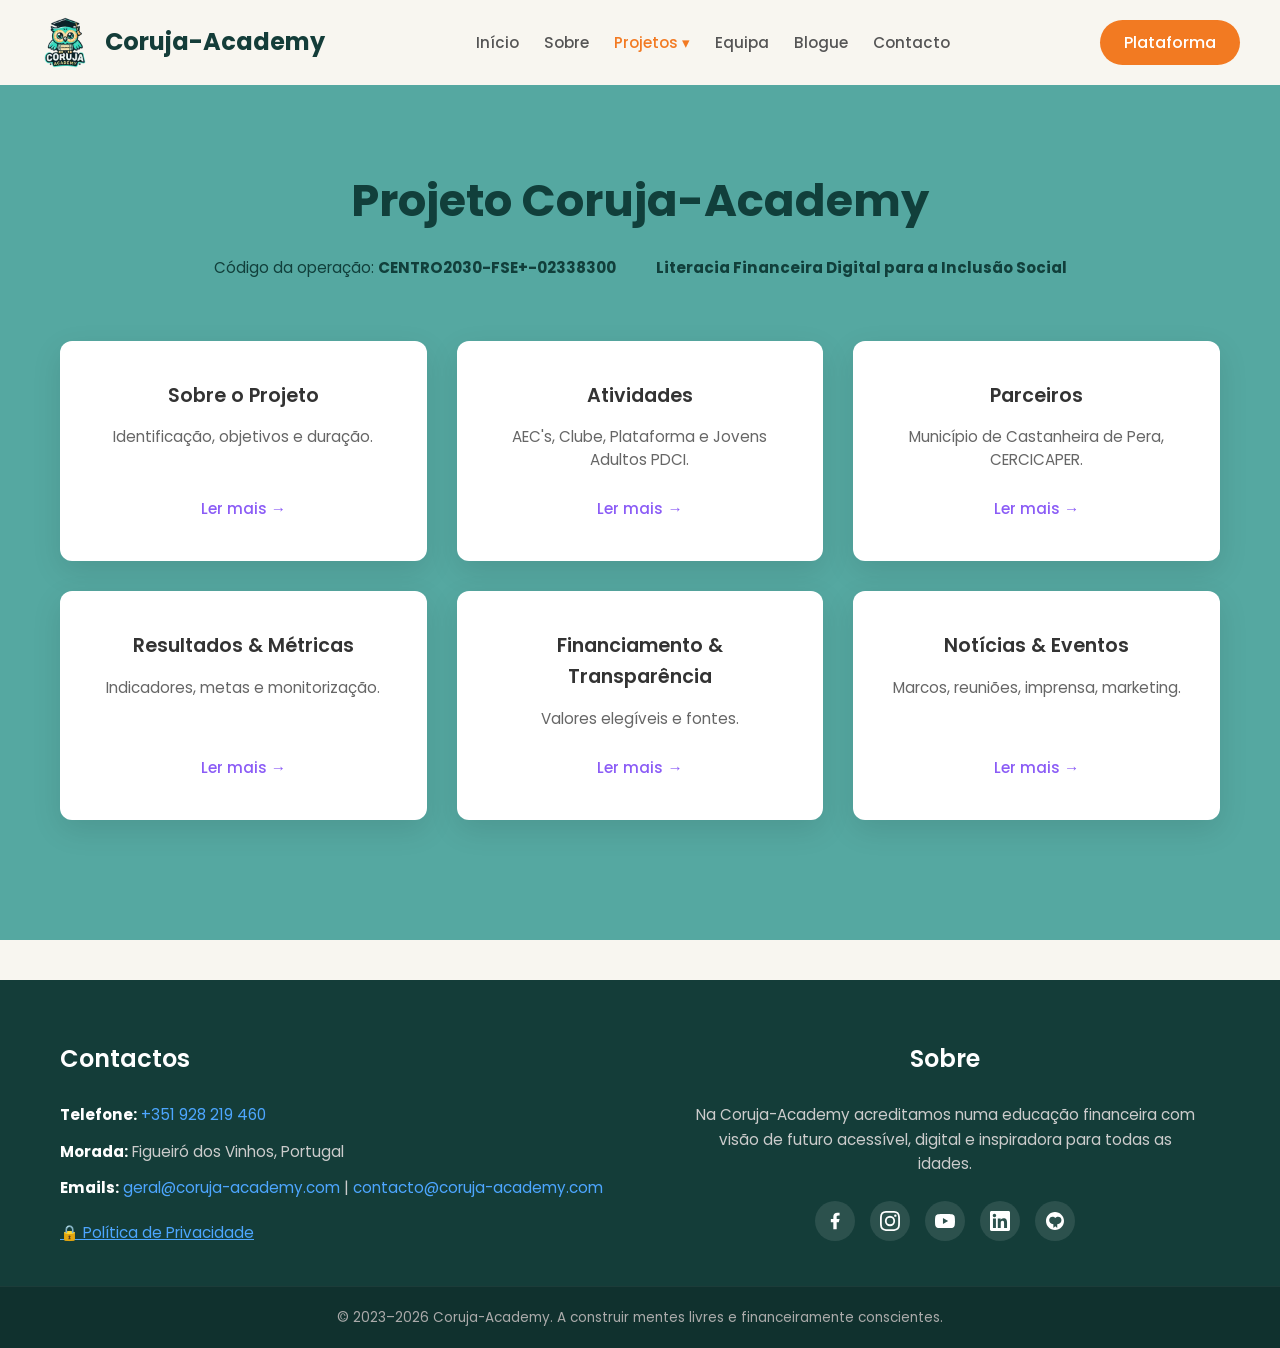
<file: academy.html>
<!DOCTYPE html>
<html lang="pt" data-theme="light">
  <!-- (Mesmo <head> e <header> do programas.html, mudando apenas o CSS carregado para "projeto-coruja.css" e o título) -->
  <head>
    <title>Projeto Institucional | Coruja-Academy</title>
    <meta charset="UTF-8" />
    <meta name="viewport" content="width=device-width, initial-scale=1.0" />
    <link href="https://fonts.googleapis.com/css2?family=Poppins:wght@300;400;500;600;700&display=swap" rel="stylesheet" />
    <link rel="stylesheet" href="./assets/css/variables.css" />
    <link rel="stylesheet" href="./assets/css/global.css" />
    <link rel="stylesheet" href="./assets/css/academy.css" />
  </head>
  <body>
    <main>
      <header class="main-header">
        <div class="logo-container">
          <img src="./assets/images/coruja.webp" alt="Logotipo" class="logo-img" />
          <span class="logo-text">Coruja-Academy</span>
        </div>
        
        <nav class="main-nav">
          <ul>
            <li><a href="index.html">Início</a></li>
            <li><a href="sobre.html">Sobre</a></li>
            <li class="dropdown">
              <a href="#" class="active">Projetos ▾</a>
              <ul class="dropdown-menu">
                <li><a href="programas.html">Programas</a></li>
                <li><a href="academy.html">Projeto Coruja-Academy</a></li>
              </ul>
            </li>
            <li><a href="equipa.html">Equipa</a></li>
            <li><a href="blogue.html">Blogue</a></li>
            <li><a href="contacto.html">Contacto</a></li>
          </ul>
        </nav>

        <div class="header-actions">
          <a href="https://coruja-academy.com/academy/login/index.php" class="btn btn-primary">Plataforma</a>
        </div>
      </header>
      <section class="institucional-section">
        <div class="container">
          
          <header class="inst-header">
            <h1>Projeto Coruja-Academy</h1>
            <div class="inst-meta">
              <span>Código da operação: <strong>CENTRO2030-FSE+-02338300</strong></span>
              <span><strong>Literacia Financeira Digital para a Inclusão Social</strong></span>
            </div>
          </header>

          <div class="inst-grid">
            
            <div class="inst-card">
              <h3>Sobre o Projeto</h3>
              <p>Identificação, objetivos e duração.</p>
              <a href="detalhe.html?id=sobre" class="inst-link">Ler mais →</a>
            </div>

            <div class="inst-card">
              <h3>Atividades</h3>
              <p>AEC's, Clube, Plataforma e Jovens Adultos PDCI.</p>
              <a href="detalhe.html?id=atividades" class="inst-link">Ler mais →</a>
            </div>

            <div class="inst-card">
              <h3>Parceiros</h3>
              <p>Município de Castanheira de Pera, CERCICAPER.</p>
              <a href="detalhe.html?id=parceiros" class="inst-link">Ler mais →</a>
            </div>

            <div class="inst-card">
              <h3>Resultados & Métricas</h3>
              <p>Indicadores, metas e monitorização.</p>
              <a href="detalhe.html?id=resultados" class="inst-link">Ler mais →</a>
            </div>

            <div class="inst-card">
              <h3>Financiamento & Transparência</h3>
              <p>Valores elegíveis e fontes.</p>
              <a href="detalhe.html?id=financiamento" class="inst-link">Ler mais →</a>
            </div>

            <div class="inst-card">
              <h3>Notícias & Eventos</h3>
              <p>Marcos, reuniões, imprensa, marketing.</p>
              <a href="detalhe.html?id=noticias" class="inst-link">Ler mais →</a>
            </div>

          </div>

        </div>
      </section>
    </main>
    <footer class="main-footer">
      <div class="container footer-content">
        
        <!-- Coluna Esquerda: Contactos -->
        <div class="footer-column">
          <h3>Contactos</h3>
          <ul class="contact-list">
            <li><strong>Telefone:</strong> <a href="tel:+351928219460">+351 928 219 460</a></li>
            <li><strong>Morada:</strong> Figueiró dos Vinhos, Portugal</li>
            <li><strong>Emails:</strong> <a href="mailto:geral@coruja-academy.com">geral@coruja-academy.com</a> | <a href="mailto:contacto@coruja-academy.com">contacto@coruja-academy.com</a></li>
          </ul>
          <a href="https://coruja-academy.com/politica-de-privacidade-e-termos-de-utilizacao/" class="privacy-link">🔒 Política de Privacidade</a>
        </div>

        <!-- Coluna Direita: Sobre -->
        <div class="footer-column">
          <h3>Sobre</h3>
          <p>Na Coruja-Academy acreditamos numa educação financeira com visão de futuro acessível, digital e inspiradora para todas as idades.</p>
          <div class="social-icons">
            <!-- Facebook -->
            <a href="https://www.facebook.com/corujaaacademy" class="social-icon" aria-label="Facebook">
              <svg viewBox="0 0 24 24" width="20" height="20" fill="currentColor">
                <path d="M14 13.5h2.5l1-4H14v-2c0-1.03 0-2 2-2h1.5V2.14c-.326-.043-1.557-.14-2.857-.14C11.928 2 10 3.657 10 6.7v2.8H7v4h3V22h4v-8.5z"/>
              </svg>
            </a>
            
            <!-- Instagram -->
            <a href="https://www.instagram.com/corujaaacademy" class="social-icon" aria-label="Instagram">
              <svg viewBox="0 0 24 24" width="20" height="20" fill="currentColor">
                <path d="M12 2.163c3.204 0 3.584.012 4.85.07 3.252.148 4.771 1.691 4.919 4.919.058 1.265.069 1.645.069 4.849 0 3.205-.012 3.584-.069 4.849-.149 3.225-1.664 4.771-4.919 4.919-1.266.058-1.644.07-4.85.07-3.204 0-3.584-.012-4.849-.07-3.26-.149-4.771-1.699-4.919-4.92-.058-1.265-.07-1.644-.07-4.849 0-3.204.013-3.583.07-4.849.149-3.227 1.664-4.771 4.919-4.919 1.266-.057 1.645-.069 4.849-.069zM12 0C8.741 0 8.333.014 7.053.072 2.695.272.273 2.69.073 7.052.014 8.333 0 8.741 0 12c0 3.259.014 3.668.072 4.948.2 4.358 2.618 6.78 6.98 6.98C8.333 23.986 8.741 24 12 24c3.259 0 3.668-.014 4.948-.072 4.354-.2 6.782-2.618 6.979-6.98.059-1.28.073-1.689.073-4.948 0-3.259-.014-3.667-.072-4.947-.196-4.354-2.617-6.78-6.979-6.98C15.668.014 15.259 0 12 0zm0 5.838a6.162 6.162 0 100 12.324 6.162 6.162 0 000-12.324zM12 16a4 4 0 110-8 4 4 0 010 8zm6.406-11.845a1.44 1.44 0 100 2.881 1.44 1.44 0 000-2.881z"/>
              </svg>
            </a>

            <!-- YouTube -->
            <a href="https://www.youtube.com/@Coruja-Academy" class="social-icon" aria-label="YouTube">
              <svg viewBox="0 0 24 24" width="20" height="20" fill="currentColor">
                <path d="M23.498 6.186a3.016 3.016 0 0 0-2.122-2.136C19.505 3.545 12 3.545 12 3.545s-7.505 0-9.377.505A3.017 3.017 0 0 0 .502 6.186C0 8.07 0 12 0 12s0 3.93.502 5.814a3.016 3.016 0 0 0 2.122 2.136c1.871.505 9.376.505 9.376.505s7.505 0 9.377-.505a3.015 3.015 0 0 0 2.122-2.136C24 15.93 24 12 24 12s0-3.93-.502-5.814zM9.545 15.568V8.432L15.818 12l-6.273 3.568z"/>
              </svg>
            </a>

            <!-- LinkedIn -->
            <a href="https://www.linkedin.com/company/coruja-academy/posts/?feedView=all" class="social-icon" aria-label="LinkedIn">
              <svg viewBox="0 0 24 24" width="20" height="20" fill="currentColor">
                <path d="M20.447 20.452h-3.554v-5.569c0-1.328-.027-3.037-1.852-3.037-1.853 0-2.136 1.445-2.136 2.939v5.667H9.351V9h3.414v1.561h.046c.477-.9 1.637-1.85 3.37-1.85 3.601 0 4.267 2.37 4.267 5.455v6.286zM5.337 7.433c-1.144 0-2.063-.926-2.063-2.065 0-1.138.92-2.063 2.063-2.063 1.14 0 2.064.925 2.064 2.063 0 1.139-.925 2.065-2.064 2.065zm1.782 13.019H3.555V9h3.564v11.452zM22.225 0H1.771C.792 0 0 .774 0 1.729v20.542C0 23.227.792 24 1.771 24h20.451C23.2 24 24 23.227 24 22.271V1.729C24 .774 23.2 0 22.222 0h.003z"/>
              </svg>
            </a>

            <!-- OpenSea -->
            <a href="https://opensea.io/0x32bb8fd0240c0668f5abc027a41864d397c1a126" class="social-icon" aria-label="OpenSea">
              <svg viewBox="0 0 24 24" width="18" height="18" fill="currentColor">
                <path d="M12 24C5.373 24 0 18.627 0 12S5.373 0 12 0s12 5.373 12 12-5.373 12-12 12zm3.118-17.72c-1.074.195-2.02.775-2.695 1.637-.676-.862-1.62-1.442-2.694-1.637a4.908 4.908 0 0 0-5.467 4.148 4.887 4.887 0 0 0 1.258 3.82c1.074 1.196 2.662 1.884 4.316 2.052v4.717c0 .17.202.26.326.14l2.257-2.257 2.257 2.257c.124.12.326.03.326-.14v-4.717c1.654-.168 3.242-.856 4.316-2.052a4.887 4.887 0 0 0 1.258-3.82 4.908 4.908 0 0 0-5.467-4.148z"/>
              </svg>
            </a>
          </div>
        </div>

      </div>

      <!-- Barra Inferior de Copyright -->
      <div class="footer-bottom">
        <div class="container">
          <p>© 2023–2026 Coruja-Academy. A construir mentes livres e financeiramente conscientes.</p>
        </div>
      </div>
    </footer>
    <script src="./assets/js/main.js"></script>
  </body>
</html>
</file>
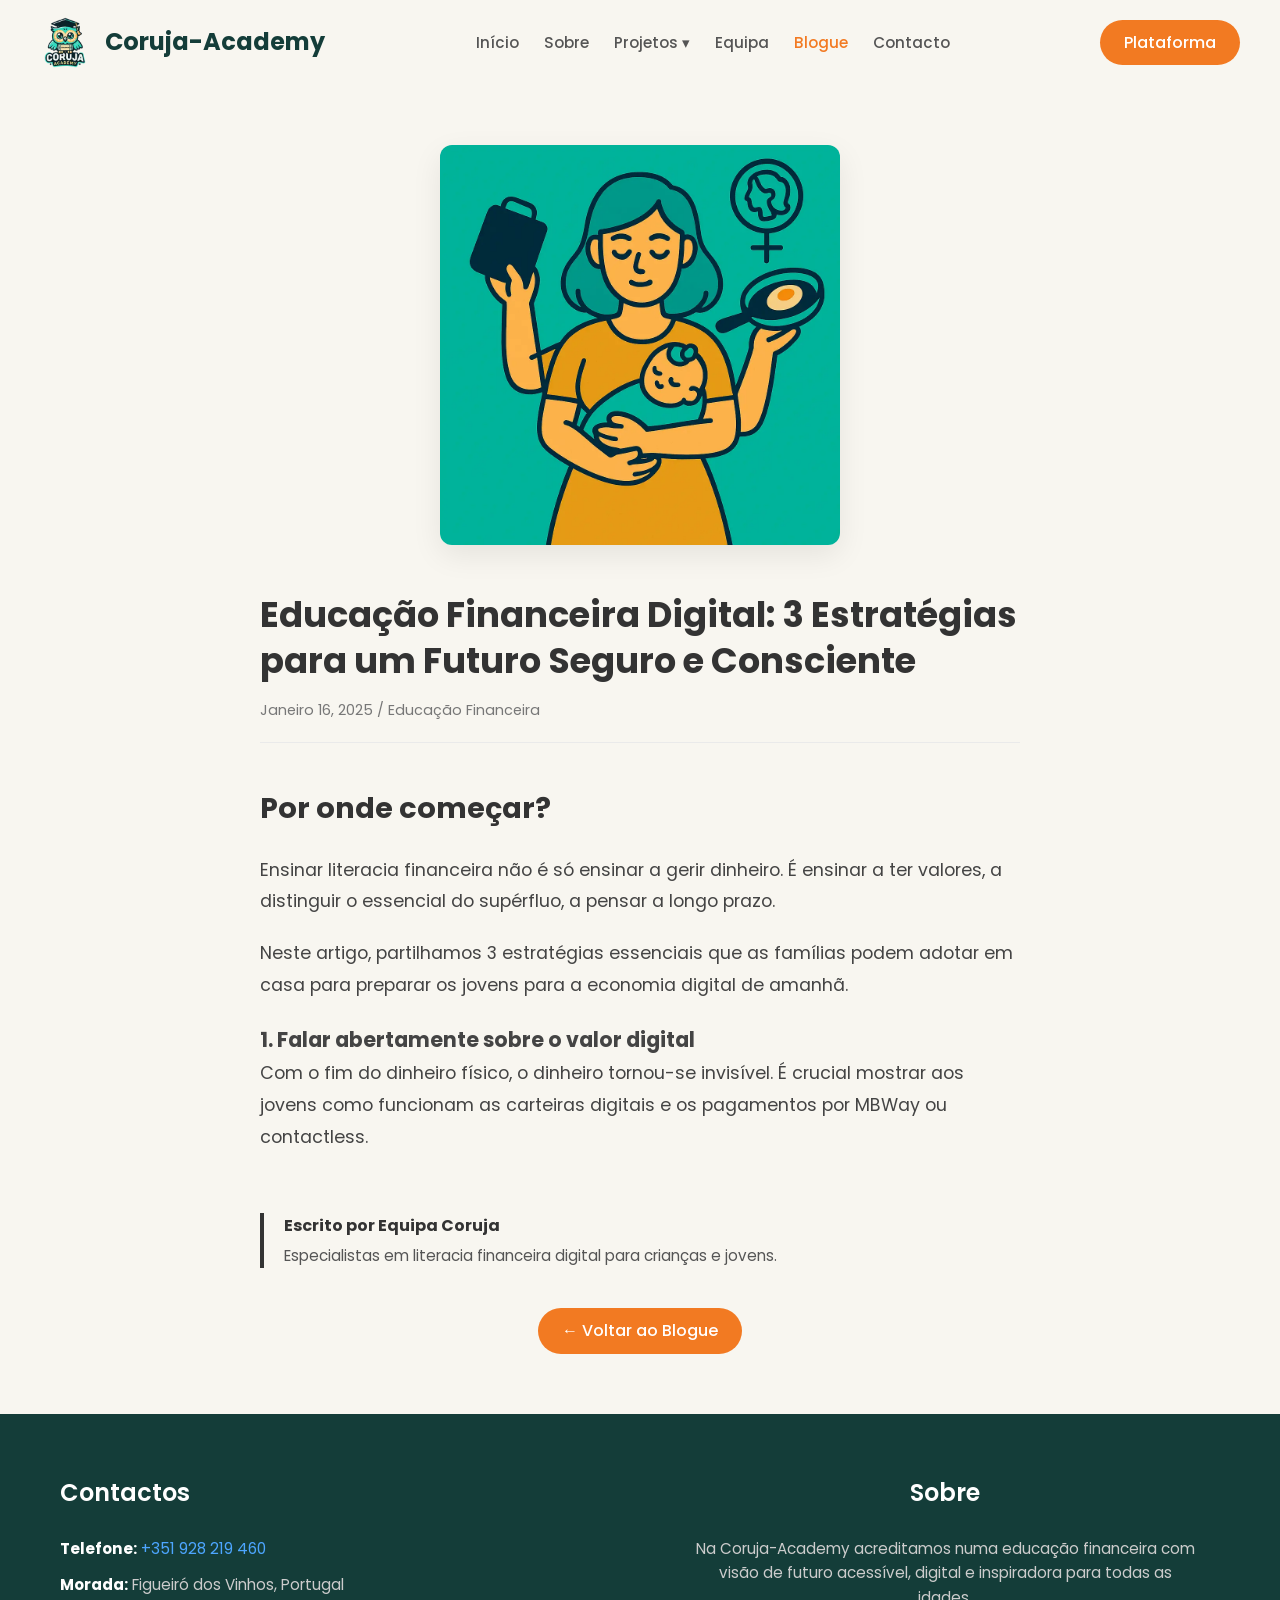
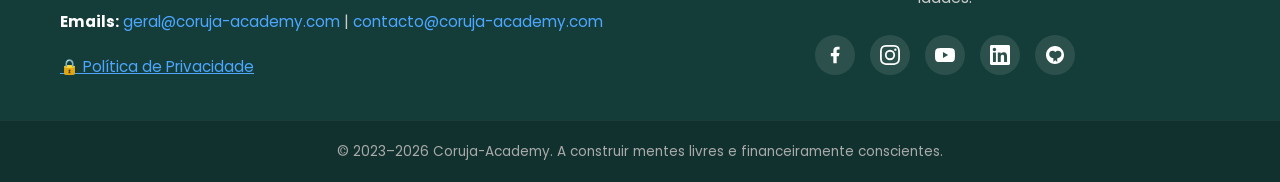
<file: artigo.html>
<!DOCTYPE html>
<html lang="pt" data-theme="light">
  <head>
    <title>Artigo | Coruja-Academy</title>
    <meta charset="UTF-8" />
    <meta name="viewport" content="width=device-width, initial-scale=1.0" />
    <link href="https://fonts.googleapis.com/css2?family=Poppins:wght@300;400;500;600;700&display=swap" rel="stylesheet" />
    <link rel="stylesheet" href="./assets/css/variables.css" />
    <link rel="stylesheet" href="./assets/css/global.css" />
    <link rel="stylesheet" href="./assets/css/artigo.css" />
  </head>
  <body>
        <header class="main-header">
      <div class="logo-container">
         <img src="./assets/images/coruja.webp" alt="Logotipo" class="logo-img" />
        <span class="logo-text">Coruja-Academy</span>
      </div>
      
      <nav class="main-nav">
        <ul>
          <li><a href="index.html">Início</a></li>
          <li><a href="sobre.html">Sobre</a></li>
          <li class="dropdown">
            <a href="#">Projetos ▾</a>
            <ul class="dropdown-menu">
              <li><a href="programas.html">Programas</a></li>
              <li><a href="academy.html">Projeto Coruja-Academy</a></li>
            </ul>
          </li>
          <li><a href="equipa.html">Equipa</a></li>
          <li><a href="blogue.html" class="active">Blogue</a></li>
          <li><a href="contacto.html">Contacto</a></li>
        </ul>
      </nav>

      <div class="header-actions">
        <a href="https://coruja-academy.com/academy/login/index.php" class="btn btn-primary">Plataforma</a>
      </div>
    </header>
    <main class="single-post-container">
      <article class="single-post">
        
        <div class="post-hero-image">
          <img id="artigo-img" src="https://via.placeholder.com/800x600/2A6A65/FFFFFF?text=A+Carregar..." alt="Imagem do Artigo" />
        </div>

        <header class="post-header">
          <h1 class="post-title" id="artigo-titulo">A carregar artigo...</h1>
          <div class="post-meta">
            <span id="artigo-data">...</span> / <span>Educação Financeira</span>
          </div>
        </header>

        <div class="post-content" id="artigo-conteudo">
          </div>

        <div class="author-box">
          <h4>Escrito por Equipa Coruja</h4>
          <p>Especialistas em literacia financeira digital para crianças e jovens.</p>
        </div>

        <div class="back-action" style="margin-top: 40px; text-align: center;">
          <a href="blogue.html" class="btn btn-primary">← Voltar ao Blogue</a>
        </div>

      </article>
    </main>
        <footer class="main-footer">
      <div class="container footer-content">
        
        <!-- Coluna Esquerda: Contactos -->
        <div class="footer-column">
          <h3>Contactos</h3>
          <ul class="contact-list">
            <li><strong>Telefone:</strong> <a href="tel:+351928219460">+351 928 219 460</a></li>
            <li><strong>Morada:</strong> Figueiró dos Vinhos, Portugal</li>
            <li><strong>Emails:</strong> <a href="mailto:geral@coruja-academy.com">geral@coruja-academy.com</a> | <a href="mailto:contacto@coruja-academy.com">contacto@coruja-academy.com</a></li>
          </ul>
          <a href="https://coruja-academy.com/politica-de-privacidade-e-termos-de-utilizacao/" class="privacy-link">🔒 Política de Privacidade</a>
        </div>

        <!-- Coluna Direita: Sobre -->
        <div class="footer-column">
          <h3>Sobre</h3>
          <p>Na Coruja-Academy acreditamos numa educação financeira com visão de futuro acessível, digital e inspiradora para todas as idades.</p>
          <div class="social-icons">
            <!-- Facebook -->
            <a href="https://www.facebook.com/corujaaacademy" class="social-icon" aria-label="Facebook">
              <svg viewBox="0 0 24 24" width="20" height="20" fill="currentColor">
                <path d="M14 13.5h2.5l1-4H14v-2c0-1.03 0-2 2-2h1.5V2.14c-.326-.043-1.557-.14-2.857-.14C11.928 2 10 3.657 10 6.7v2.8H7v4h3V22h4v-8.5z"/>
              </svg>
            </a>
            
            <!-- Instagram -->
            <a href="https://www.instagram.com/corujaaacademy" class="social-icon" aria-label="Instagram">
              <svg viewBox="0 0 24 24" width="20" height="20" fill="currentColor">
                <path d="M12 2.163c3.204 0 3.584.012 4.85.07 3.252.148 4.771 1.691 4.919 4.919.058 1.265.069 1.645.069 4.849 0 3.205-.012 3.584-.069 4.849-.149 3.225-1.664 4.771-4.919 4.919-1.266.058-1.644.07-4.85.07-3.204 0-3.584-.012-4.849-.07-3.26-.149-4.771-1.699-4.919-4.92-.058-1.265-.07-1.644-.07-4.849 0-3.204.013-3.583.07-4.849.149-3.227 1.664-4.771 4.919-4.919 1.266-.057 1.645-.069 4.849-.069zM12 0C8.741 0 8.333.014 7.053.072 2.695.272.273 2.69.073 7.052.014 8.333 0 8.741 0 12c0 3.259.014 3.668.072 4.948.2 4.358 2.618 6.78 6.98 6.98C8.333 23.986 8.741 24 12 24c3.259 0 3.668-.014 4.948-.072 4.354-.2 6.782-2.618 6.979-6.98.059-1.28.073-1.689.073-4.948 0-3.259-.014-3.667-.072-4.947-.196-4.354-2.617-6.78-6.979-6.98C15.668.014 15.259 0 12 0zm0 5.838a6.162 6.162 0 100 12.324 6.162 6.162 0 000-12.324zM12 16a4 4 0 110-8 4 4 0 010 8zm6.406-11.845a1.44 1.44 0 100 2.881 1.44 1.44 0 000-2.881z"/>
              </svg>
            </a>

            <!-- YouTube -->
            <a href="https://www.youtube.com/@Coruja-Academy" class="social-icon" aria-label="YouTube">
              <svg viewBox="0 0 24 24" width="20" height="20" fill="currentColor">
                <path d="M23.498 6.186a3.016 3.016 0 0 0-2.122-2.136C19.505 3.545 12 3.545 12 3.545s-7.505 0-9.377.505A3.017 3.017 0 0 0 .502 6.186C0 8.07 0 12 0 12s0 3.93.502 5.814a3.016 3.016 0 0 0 2.122 2.136c1.871.505 9.376.505 9.376.505s7.505 0 9.377-.505a3.015 3.015 0 0 0 2.122-2.136C24 15.93 24 12 24 12s0-3.93-.502-5.814zM9.545 15.568V8.432L15.818 12l-6.273 3.568z"/>
              </svg>
            </a>

            <!-- LinkedIn -->
            <a href="https://www.linkedin.com/company/coruja-academy/posts/?feedView=all" class="social-icon" aria-label="LinkedIn">
              <svg viewBox="0 0 24 24" width="20" height="20" fill="currentColor">
                <path d="M20.447 20.452h-3.554v-5.569c0-1.328-.027-3.037-1.852-3.037-1.853 0-2.136 1.445-2.136 2.939v5.667H9.351V9h3.414v1.561h.046c.477-.9 1.637-1.85 3.37-1.85 3.601 0 4.267 2.37 4.267 5.455v6.286zM5.337 7.433c-1.144 0-2.063-.926-2.063-2.065 0-1.138.92-2.063 2.063-2.063 1.14 0 2.064.925 2.064 2.063 0 1.139-.925 2.065-2.064 2.065zm1.782 13.019H3.555V9h3.564v11.452zM22.225 0H1.771C.792 0 0 .774 0 1.729v20.542C0 23.227.792 24 1.771 24h20.451C23.2 24 24 23.227 24 22.271V1.729C24 .774 23.2 0 22.222 0h.003z"/>
              </svg>
            </a>

            <!-- OpenSea -->
            <a href="https://opensea.io/0x32bb8fd0240c0668f5abc027a41864d397c1a126" class="social-icon" aria-label="OpenSea">
              <svg viewBox="0 0 24 24" width="18" height="18" fill="currentColor">
                <path d="M12 24C5.373 24 0 18.627 0 12S5.373 0 12 0s12 5.373 12 12-5.373 12-12 12zm3.118-17.72c-1.074.195-2.02.775-2.695 1.637-.676-.862-1.62-1.442-2.694-1.637a4.908 4.908 0 0 0-5.467 4.148 4.887 4.887 0 0 0 1.258 3.82c1.074 1.196 2.662 1.884 4.316 2.052v4.717c0 .17.202.26.326.14l2.257-2.257 2.257 2.257c.124.12.326.03.326-.14v-4.717c1.654-.168 3.242-.856 4.316-2.052a4.887 4.887 0 0 0 1.258-3.82 4.908 4.908 0 0 0-5.467-4.148z"/>
              </svg>
            </a>
          </div>
        </div>

      </div>

      <!-- Barra Inferior de Copyright -->
      <div class="footer-bottom">
        <div class="container">
          <p>© 2023–2026 Coruja-Academy. A construir mentes livres e financeiramente conscientes.</p>
        </div>
      </div>
    </footer>
    <script src="./assets/js/main.js"></script>
  </body>
</html>
</file>
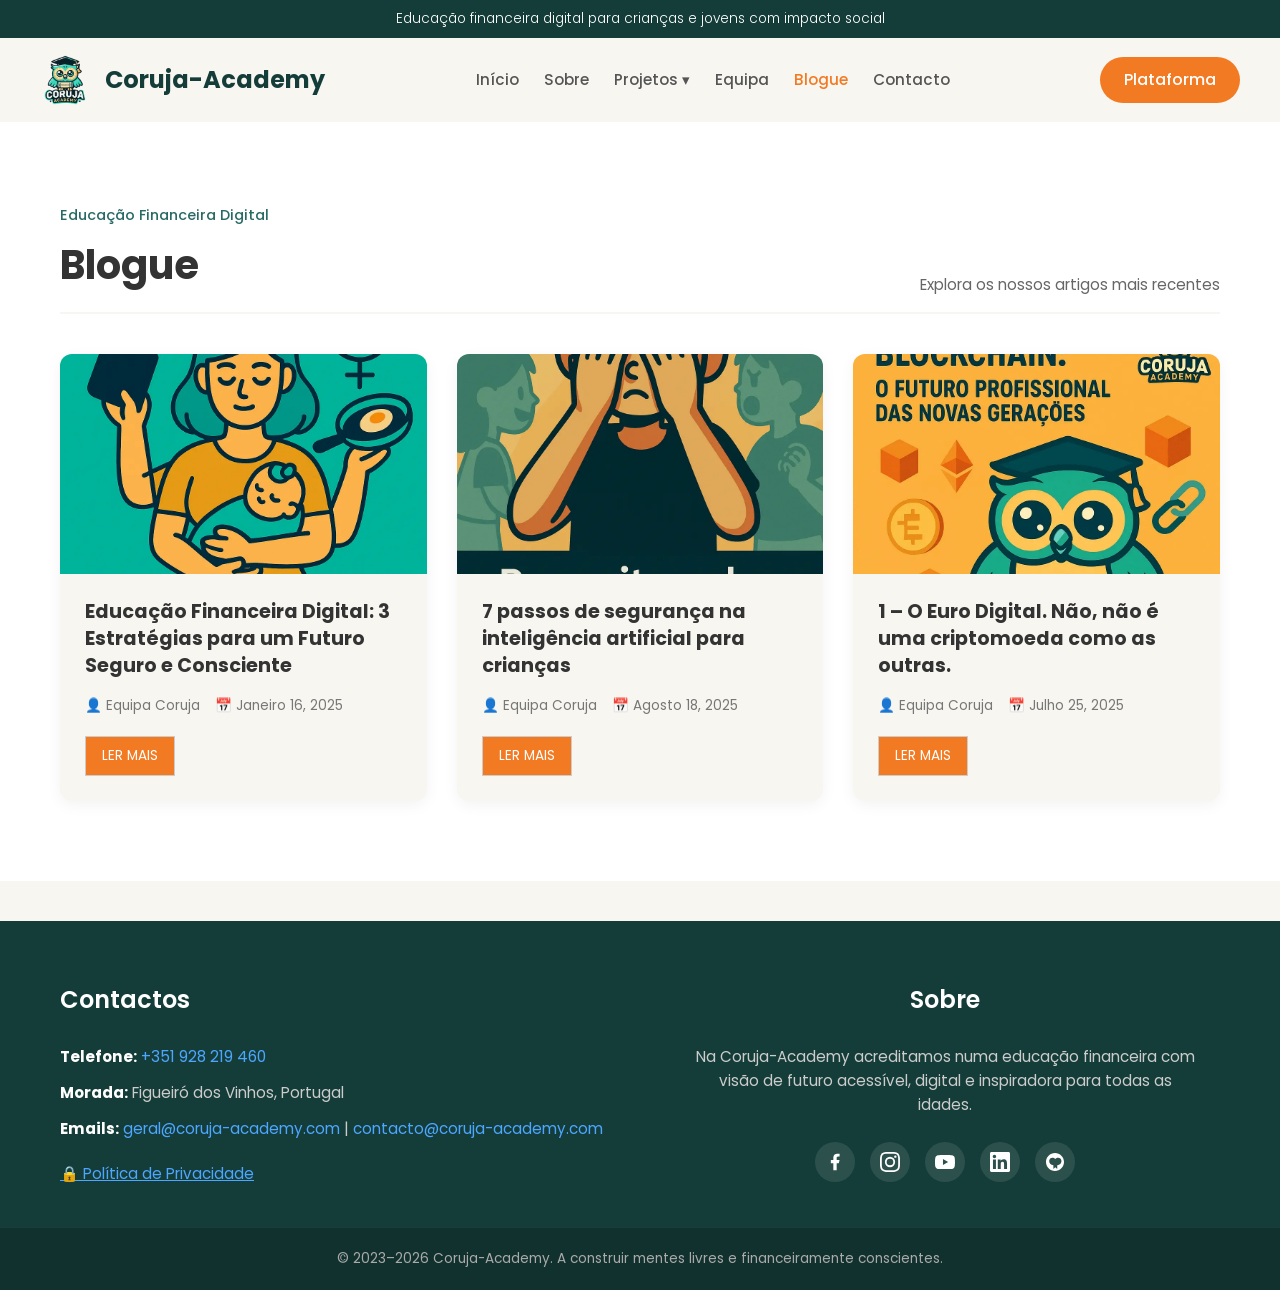
<file: blogue.html>
<!DOCTYPE html>
<html lang="pt" data-theme="light">
  <head>
    <title>Coruja-Academy | Educação Financeira Digital</title>
    <meta charset="UTF-8" />
    <meta name="viewport" content="width=device-width, initial-scale=1.0" />
    <link rel="preconnect" href="https://fonts.googleapis.com" />
    <link rel="preconnect" href="https://fonts.gstatic.com" crossorigin />
    <link
      href="https://fonts.googleapis.com/css2?family=Poppins:wght@300;400;500;600;700&display=swap"
      rel="stylesheet"
    />
    <link rel="stylesheet" href="./assets/css/variables.css" />
    <link rel="stylesheet" href="./assets/css/global.css" />
    <link rel="stylesheet" href="./assets/css/blogue.css" />
  </head>
  <body>
    <!-- Barra de Anúncio Topo -->
    <div class="top-bar">
      <p>Educação financeira digital para crianças e jovens com impacto social</p>
    </div>

    <!-- Cabeçalho Principal -->
    <header class="main-header">
      <div class="logo-container">
         <img src="./assets/images/coruja.webp" alt="Logotipo" class="logo-img" />
        <span class="logo-text">Coruja-Academy</span>
      </div>
      
      <nav class="main-nav">
        <ul>
          <li><a href="index.html">Início</a></li>
          <li><a href="sobre.html">Sobre</a></li>
          <li class="dropdown">
            <a href="#">Projetos ▾</a>
            <ul class="dropdown-menu">
              <li><a href="programas.html">Programas</a></li>
              <li><a href="academy.html">Projeto Coruja-Academy</a></li>
            </ul>
          </li>
          <li><a href="equipa.html">Equipa</a></li>
          <li><a href="blogue.html" class="active">Blogue</a></li>
          <li><a href="contacto.html">Contacto</a></li>
        </ul>
      </nav>

      <div class="header-actions">
        <a href="https://coruja-academy.com/academy/login/index.php" class="btn btn-primary">Plataforma</a>
      </div>
    </header>

    <main>
      <section class="blog-section" id="blogue">
        <div class="container">
          
          <div class="section-header">
            <div class="header-left">
              <span class="subtitle">Educação Financeira Digital</span>
              <h2>Blogue</h2>
            </div>
            <div class="header-right">
              <p class="explore-text">Explora os nossos artigos mais recentes</p>
            </div>
          </div>

          <div class="blog-grid">
            
            <article class="blog-card">
              <div class="blog-image">
                <img src="./assets/images/artigo1.webp" alt="Educação Financeira Digital" />
              </div>
              <div class="blog-content">
                <h3>Educação Financeira Digital: 3 Estratégias para um Futuro Seguro e Consciente</h3>
                <div class="blog-meta">
                  <span>👤 Equipa Coruja</span>
                  <span>📅 Janeiro 16, 2025</span>
                </div>
                <a href="artigo.html?id=estrategias" class="btn-outline">Ler Mais</a>
              </div>
            </article>

            <article class="blog-card">
              <div class="blog-image">
                <img src="./assets/images/artigo2.webp" alt="Segurança IA" />
              </div>
              <div class="blog-content">
                <h3>7 passos de segurança na inteligência artificial para crianças</h3>
                <div class="blog-meta">
                  <span>👤 Equipa Coruja</span>
                  <span>📅 Agosto 18, 2025</span>
                </div>
                <a href="artigo.html?id=seguranca-ia" class="btn-outline">Ler Mais</a>
              </div>
            </article>

            <article class="blog-card">
              <div class="blog-image">
                <img src="./assets/images/artigo3.webp" alt="Euro Digital" />
              </div>
              <div class="blog-content">
                <h3>1 – O Euro Digital. Não, não é uma criptomoeda como as outras.</h3>
                <div class="blog-meta">
                  <span>👤 Equipa Coruja</span>
                  <span>📅 Julho 25, 2025</span>
                </div>
                <a href="artigo.html?id=euro-digital" class="btn-outline">Ler Mais</a>
              </div>
            </article>
          </div>
        </div>
      </section>
    </main>
    <footer class="main-footer">
      <div class="container footer-content">
        
        <!-- Coluna Esquerda: Contactos -->
        <div class="footer-column">
          <h3>Contactos</h3>
          <ul class="contact-list">
            <li><strong>Telefone:</strong> <a href="tel:+351928219460">+351 928 219 460</a></li>
            <li><strong>Morada:</strong> Figueiró dos Vinhos, Portugal</li>
            <li><strong>Emails:</strong> <a href="mailto:geral@coruja-academy.com">geral@coruja-academy.com</a> | <a href="mailto:contacto@coruja-academy.com">contacto@coruja-academy.com</a></li>
          </ul>
          <a href="https://coruja-academy.com/politica-de-privacidade-e-termos-de-utilizacao/" class="privacy-link">🔒 Política de Privacidade</a>
        </div>

        <!-- Coluna Direita: Sobre -->
        <div class="footer-column">
          <h3>Sobre</h3>
          <p>Na Coruja-Academy acreditamos numa educação financeira com visão de futuro acessível, digital e inspiradora para todas as idades.</p>
          <div class="social-icons">
            <!-- Facebook -->
            <a href="https://www.facebook.com/corujaaacademy" class="social-icon" aria-label="Facebook">
              <svg viewBox="0 0 24 24" width="20" height="20" fill="currentColor">
                <path d="M14 13.5h2.5l1-4H14v-2c0-1.03 0-2 2-2h1.5V2.14c-.326-.043-1.557-.14-2.857-.14C11.928 2 10 3.657 10 6.7v2.8H7v4h3V22h4v-8.5z"/>
              </svg>
            </a>
            
            <!-- Instagram -->
            <a href="https://www.instagram.com/corujaaacademy" class="social-icon" aria-label="Instagram">
              <svg viewBox="0 0 24 24" width="20" height="20" fill="currentColor">
                <path d="M12 2.163c3.204 0 3.584.012 4.85.07 3.252.148 4.771 1.691 4.919 4.919.058 1.265.069 1.645.069 4.849 0 3.205-.012 3.584-.069 4.849-.149 3.225-1.664 4.771-4.919 4.919-1.266.058-1.644.07-4.85.07-3.204 0-3.584-.012-4.849-.07-3.26-.149-4.771-1.699-4.919-4.92-.058-1.265-.07-1.644-.07-4.849 0-3.204.013-3.583.07-4.849.149-3.227 1.664-4.771 4.919-4.919 1.266-.057 1.645-.069 4.849-.069zM12 0C8.741 0 8.333.014 7.053.072 2.695.272.273 2.69.073 7.052.014 8.333 0 8.741 0 12c0 3.259.014 3.668.072 4.948.2 4.358 2.618 6.78 6.98 6.98C8.333 23.986 8.741 24 12 24c3.259 0 3.668-.014 4.948-.072 4.354-.2 6.782-2.618 6.979-6.98.059-1.28.073-1.689.073-4.948 0-3.259-.014-3.667-.072-4.947-.196-4.354-2.617-6.78-6.979-6.98C15.668.014 15.259 0 12 0zm0 5.838a6.162 6.162 0 100 12.324 6.162 6.162 0 000-12.324zM12 16a4 4 0 110-8 4 4 0 010 8zm6.406-11.845a1.44 1.44 0 100 2.881 1.44 1.44 0 000-2.881z"/>
              </svg>
            </a>

            <!-- YouTube -->
            <a href="https://www.youtube.com/@Coruja-Academy" class="social-icon" aria-label="YouTube">
              <svg viewBox="0 0 24 24" width="20" height="20" fill="currentColor">
                <path d="M23.498 6.186a3.016 3.016 0 0 0-2.122-2.136C19.505 3.545 12 3.545 12 3.545s-7.505 0-9.377.505A3.017 3.017 0 0 0 .502 6.186C0 8.07 0 12 0 12s0 3.93.502 5.814a3.016 3.016 0 0 0 2.122 2.136c1.871.505 9.376.505 9.376.505s7.505 0 9.377-.505a3.015 3.015 0 0 0 2.122-2.136C24 15.93 24 12 24 12s0-3.93-.502-5.814zM9.545 15.568V8.432L15.818 12l-6.273 3.568z"/>
              </svg>
            </a>

            <!-- LinkedIn -->
            <a href="https://www.linkedin.com/company/coruja-academy/posts/?feedView=all" class="social-icon" aria-label="LinkedIn">
              <svg viewBox="0 0 24 24" width="20" height="20" fill="currentColor">
                <path d="M20.447 20.452h-3.554v-5.569c0-1.328-.027-3.037-1.852-3.037-1.853 0-2.136 1.445-2.136 2.939v5.667H9.351V9h3.414v1.561h.046c.477-.9 1.637-1.85 3.37-1.85 3.601 0 4.267 2.37 4.267 5.455v6.286zM5.337 7.433c-1.144 0-2.063-.926-2.063-2.065 0-1.138.92-2.063 2.063-2.063 1.14 0 2.064.925 2.064 2.063 0 1.139-.925 2.065-2.064 2.065zm1.782 13.019H3.555V9h3.564v11.452zM22.225 0H1.771C.792 0 0 .774 0 1.729v20.542C0 23.227.792 24 1.771 24h20.451C23.2 24 24 23.227 24 22.271V1.729C24 .774 23.2 0 22.222 0h.003z"/>
              </svg>
            </a>

            <!-- OpenSea -->
            <a href="https://opensea.io/0x32bb8fd0240c0668f5abc027a41864d397c1a126" class="social-icon" aria-label="OpenSea">
              <svg viewBox="0 0 24 24" width="18" height="18" fill="currentColor">
                <path d="M12 24C5.373 24 0 18.627 0 12S5.373 0 12 0s12 5.373 12 12-5.373 12-12 12zm3.118-17.72c-1.074.195-2.02.775-2.695 1.637-.676-.862-1.62-1.442-2.694-1.637a4.908 4.908 0 0 0-5.467 4.148 4.887 4.887 0 0 0 1.258 3.82c1.074 1.196 2.662 1.884 4.316 2.052v4.717c0 .17.202.26.326.14l2.257-2.257 2.257 2.257c.124.12.326.03.326-.14v-4.717c1.654-.168 3.242-.856 4.316-2.052a4.887 4.887 0 0 0 1.258-3.82 4.908 4.908 0 0 0-5.467-4.148z"/>
              </svg>
            </a>
          </div>
        </div>

      </div>

      <!-- Barra Inferior de Copyright -->
      <div class="footer-bottom">
        <div class="container">
          <p>© 2023–2026 Coruja-Academy. A construir mentes livres e financeiramente conscientes.</p>
        </div>
      </div>
    </footer>
    <script src="./assets/js/main.js"></script>
  </body>
</html>
</file>
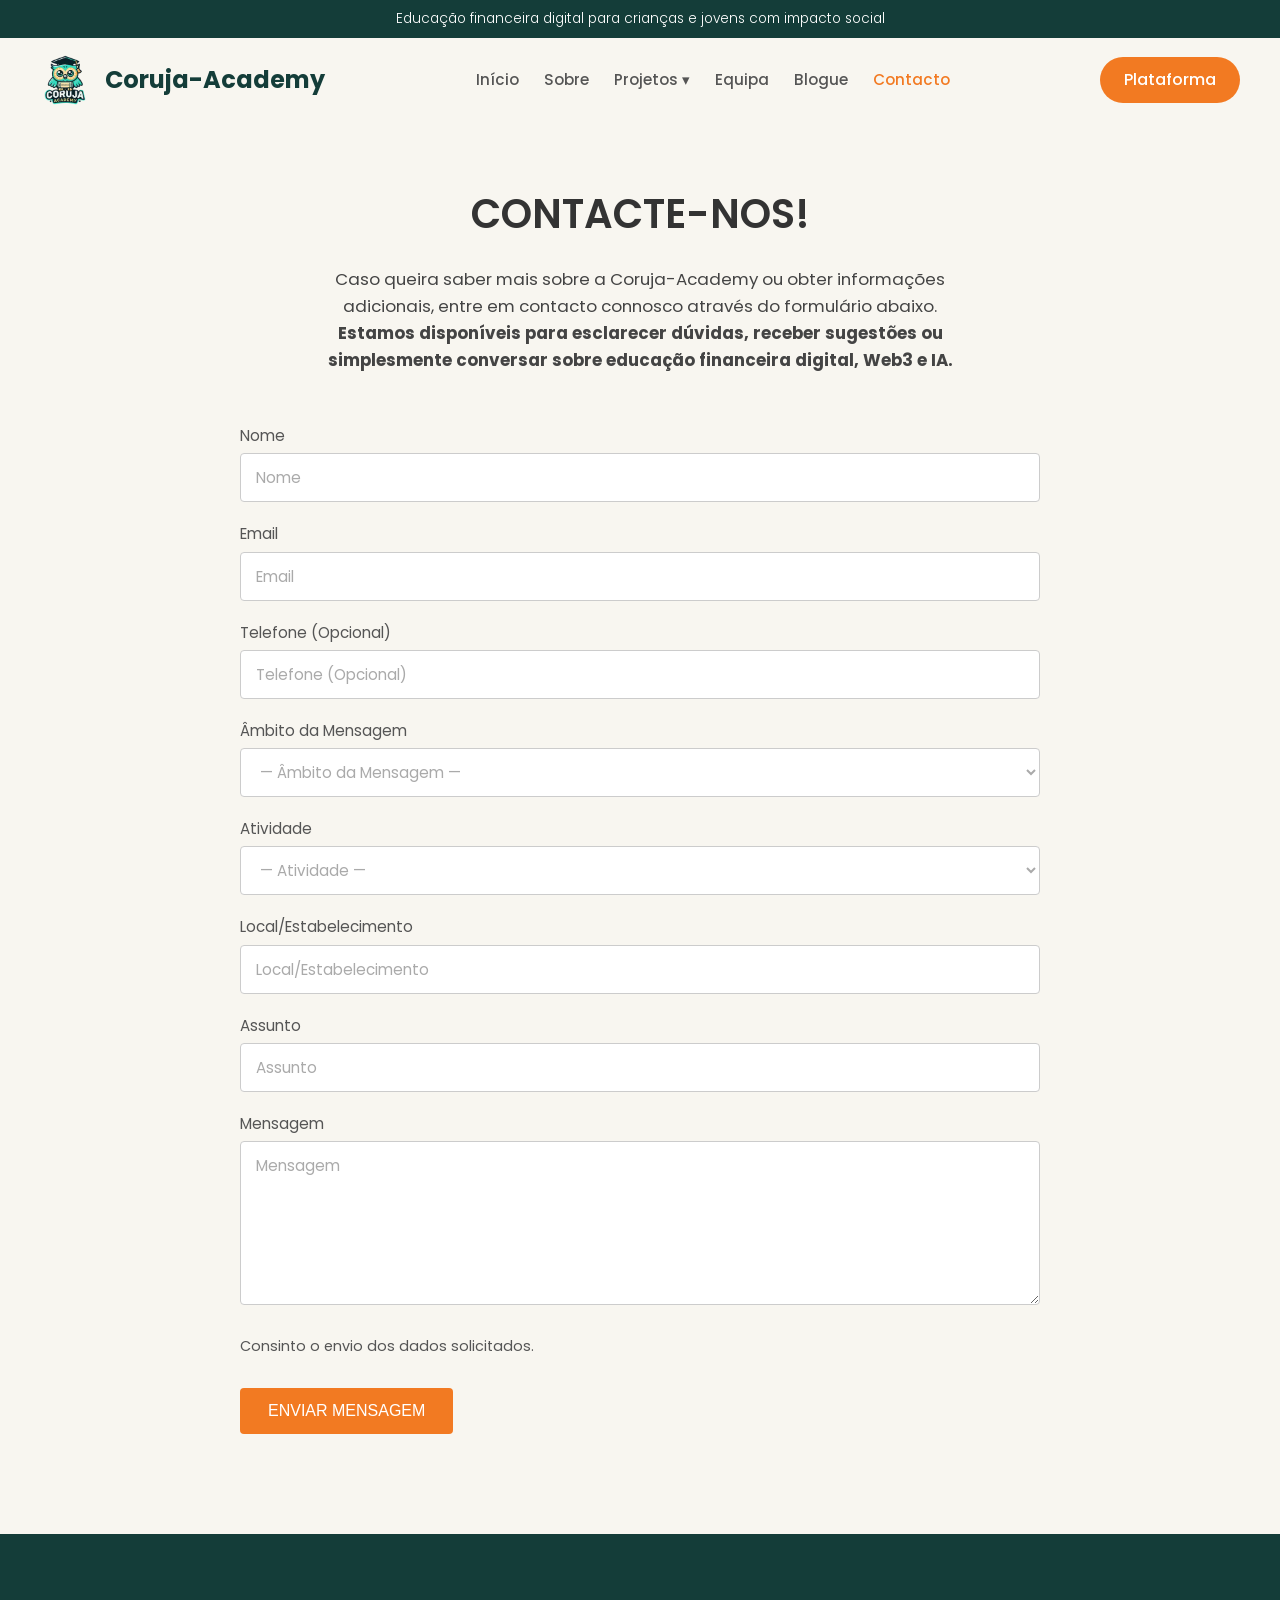
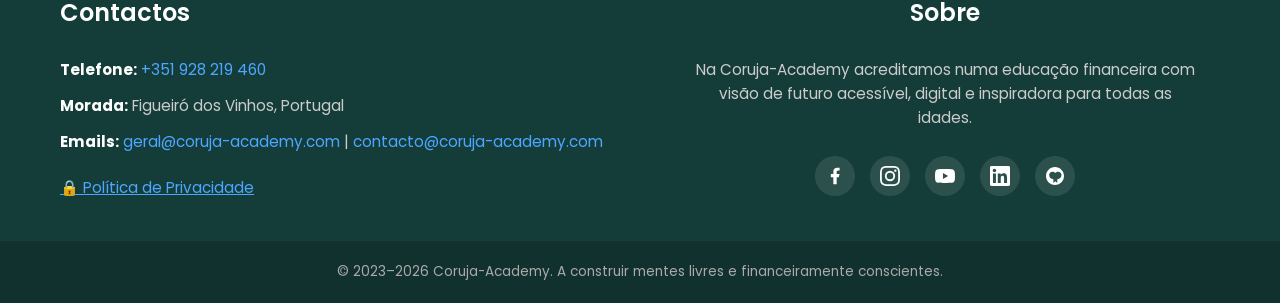
<file: contacto.html>
<!DOCTYPE html>
<html lang="pt" data-theme="light">
  <head>
    <title>Contacto | Coruja-Academy</title>
    <meta charset="UTF-8" />
    <meta name="viewport" content="width=device-width, initial-scale=1.0" />
    <link rel="preconnect" href="https://fonts.googleapis.com" />
    <link rel="preconnect" href="https://fonts.gstatic.com" crossorigin />
    <link
      href="https://fonts.googleapis.com/css2?family=Poppins:wght@300;400;500;600;700&display=swap"
      rel="stylesheet"
    />
    <link rel="stylesheet" href="./assets/css/variables.css" />
    <link rel="stylesheet" href="./assets/css/global.css" />
    <link rel="stylesheet" href="./assets/css/contacto.css" />
  </head>
  <body>
    <div class="top-bar">
      <p>Educação financeira digital para crianças e jovens com impacto social</p>
    </div>

    <header class="main-header">
      <div class="logo-container">
         <img src="./assets/images/coruja.webp" alt="Logotipo" class="logo-img" />
        <span class="logo-text">Coruja-Academy</span>
      </div>
      
      <nav class="main-nav">
        <ul>
          <li><a href="index.html">Início</a></li>
          <li><a href="sobre.html">Sobre</a></li>
          <li class="dropdown">
            <a href="#">Projetos ▾</a>
            <ul class="dropdown-menu">
              <li><a href="programas.html">Programas</a></li>
              <li><a href="academy.html">Projeto Coruja-Academy</a></li>
            </ul>
          </li>
          <li><a href="equipa.html">Equipa</a></li>
          <li><a href="blogue.html">Blogue</a></li>
          <li><a href="contacto.html" class="active">Contacto</a></li>
        </ul>
      </nav>

      <div class="header-actions">
        <a href="https://coruja-academy.com/academy/login/index.php" class="btn btn-primary">Plataforma</a>
      </div>
    </header>

    <main>
      <section class="contact-section" id="contact">
        <div class="contact-container">
          
          <header class="contact-header">
            <h1 class="contact-title">CONTACTE-NOS!</h1>
            <p class="contact-description">
              Caso queira saber mais sobre a Coruja-Academy ou obter informações<br>
              adicionais, entre em contacto connosco através do formulário abaixo.<br>
              <strong>Estamos disponíveis para esclarecer dúvidas, receber sugestões ou<br>
              simplesmente conversar sobre educação financeira digital, Web3 e IA.</strong>
            </p>
          </header>

          <form class="contact-form">
            <div class="form-group">
              <label for="nome">Nome</label>
              <input type="text" id="nome" name="nome" placeholder="Nome" required>
            </div>

            <div class="form-group">
              <label for="email">Email</label>
              <input type="email" id="email" name="email" placeholder="Email" required>
            </div>

            <div class="form-group">
              <label for="telefone">Telefone (Opcional)</label>
              <input type="tel" id="telefone" name="telefone" placeholder="Telefone (Opcional)">
            </div>

            <div class="form-group">
              <label for="ambito">Âmbito da Mensagem</label>
              <select id="ambito" name="ambito" required>
                <option value="" disabled selected>— Âmbito da Mensagem —</option>
                <option value="duvida">Dúvida</option>
                <option value="sugestao">Sugestão</option>
                <option value="parceria">Parceria</option>
                <option value="outro">Outro</option>
              </select>
            </div>

            <div class="form-group">
              <label for="atividade">Atividade</label>
              <select id="atividade" name="atividade" required>
                <option value="" disabled selected>— Atividade —</option>
                <option value="escola">Escola/Professor</option>
                <option value="encarregado">Encarregado de Educação</option>
                <option value="aluno">Aluno</option>
                <option value="outro">Outro</option>
              </select>
            </div>

            <div class="form-group">
              <label for="local">Local/Estabelecimento</label>
              <input type="text" id="local" name="local" placeholder="Local/Estabelecimento">
            </div>

            <div class="form-group">
              <label for="assunto">Assunto</label>
              <input type="text" id="assunto" name="assunto" placeholder="Assunto" required>
            </div>

            <div class="form-group">
              <label for="mensagem">Mensagem</label>
              <textarea id="mensagem" name="mensagem" placeholder="Mensagem" rows="6" required></textarea>
            </div>

            <div class="form-consent">
              <p>Consinto o envio dos dados solicitados.</p>
            </div>

            <button type="submit" class="btn-submit-contact">ENVIAR MENSAGEM</button>
          </form>

        </div>
      </section>
    </main>
    <footer class="main-footer">
      <div class="container footer-content">
        
        <!-- Coluna Esquerda: Contactos -->
        <div class="footer-column">
          <h3>Contactos</h3>
          <ul class="contact-list">
            <li><strong>Telefone:</strong> <a href="tel:+351928219460">+351 928 219 460</a></li>
            <li><strong>Morada:</strong> Figueiró dos Vinhos, Portugal</li>
            <li><strong>Emails:</strong> <a href="mailto:geral@coruja-academy.com">geral@coruja-academy.com</a> | <a href="mailto:contacto@coruja-academy.com">contacto@coruja-academy.com</a></li>
          </ul>
          <a href="https://coruja-academy.com/politica-de-privacidade-e-termos-de-utilizacao/" class="privacy-link">🔒 Política de Privacidade</a>
        </div>

        <!-- Coluna Direita: Sobre -->
        <div class="footer-column">
          <h3>Sobre</h3>
          <p>Na Coruja-Academy acreditamos numa educação financeira com visão de futuro acessível, digital e inspiradora para todas as idades.</p>
          <div class="social-icons">
            <!-- Facebook -->
            <a href="https://www.facebook.com/corujaaacademy" class="social-icon" aria-label="Facebook">
              <svg viewBox="0 0 24 24" width="20" height="20" fill="currentColor">
                <path d="M14 13.5h2.5l1-4H14v-2c0-1.03 0-2 2-2h1.5V2.14c-.326-.043-1.557-.14-2.857-.14C11.928 2 10 3.657 10 6.7v2.8H7v4h3V22h4v-8.5z"/>
              </svg>
            </a>
            
            <!-- Instagram -->
            <a href="https://www.instagram.com/corujaaacademy" class="social-icon" aria-label="Instagram">
              <svg viewBox="0 0 24 24" width="20" height="20" fill="currentColor">
                <path d="M12 2.163c3.204 0 3.584.012 4.85.07 3.252.148 4.771 1.691 4.919 4.919.058 1.265.069 1.645.069 4.849 0 3.205-.012 3.584-.069 4.849-.149 3.225-1.664 4.771-4.919 4.919-1.266.058-1.644.07-4.85.07-3.204 0-3.584-.012-4.849-.07-3.26-.149-4.771-1.699-4.919-4.92-.058-1.265-.07-1.644-.07-4.849 0-3.204.013-3.583.07-4.849.149-3.227 1.664-4.771 4.919-4.919 1.266-.057 1.645-.069 4.849-.069zM12 0C8.741 0 8.333.014 7.053.072 2.695.272.273 2.69.073 7.052.014 8.333 0 8.741 0 12c0 3.259.014 3.668.072 4.948.2 4.358 2.618 6.78 6.98 6.98C8.333 23.986 8.741 24 12 24c3.259 0 3.668-.014 4.948-.072 4.354-.2 6.782-2.618 6.979-6.98.059-1.28.073-1.689.073-4.948 0-3.259-.014-3.667-.072-4.947-.196-4.354-2.617-6.78-6.979-6.98C15.668.014 15.259 0 12 0zm0 5.838a6.162 6.162 0 100 12.324 6.162 6.162 0 000-12.324zM12 16a4 4 0 110-8 4 4 0 010 8zm6.406-11.845a1.44 1.44 0 100 2.881 1.44 1.44 0 000-2.881z"/>
              </svg>
            </a>

            <!-- YouTube -->
            <a href="https://www.youtube.com/@Coruja-Academy" class="social-icon" aria-label="YouTube">
              <svg viewBox="0 0 24 24" width="20" height="20" fill="currentColor">
                <path d="M23.498 6.186a3.016 3.016 0 0 0-2.122-2.136C19.505 3.545 12 3.545 12 3.545s-7.505 0-9.377.505A3.017 3.017 0 0 0 .502 6.186C0 8.07 0 12 0 12s0 3.93.502 5.814a3.016 3.016 0 0 0 2.122 2.136c1.871.505 9.376.505 9.376.505s7.505 0 9.377-.505a3.015 3.015 0 0 0 2.122-2.136C24 15.93 24 12 24 12s0-3.93-.502-5.814zM9.545 15.568V8.432L15.818 12l-6.273 3.568z"/>
              </svg>
            </a>

            <!-- LinkedIn -->
            <a href="https://www.linkedin.com/company/coruja-academy/posts/?feedView=all" class="social-icon" aria-label="LinkedIn">
              <svg viewBox="0 0 24 24" width="20" height="20" fill="currentColor">
                <path d="M20.447 20.452h-3.554v-5.569c0-1.328-.027-3.037-1.852-3.037-1.853 0-2.136 1.445-2.136 2.939v5.667H9.351V9h3.414v1.561h.046c.477-.9 1.637-1.85 3.37-1.85 3.601 0 4.267 2.37 4.267 5.455v6.286zM5.337 7.433c-1.144 0-2.063-.926-2.063-2.065 0-1.138.92-2.063 2.063-2.063 1.14 0 2.064.925 2.064 2.063 0 1.139-.925 2.065-2.064 2.065zm1.782 13.019H3.555V9h3.564v11.452zM22.225 0H1.771C.792 0 0 .774 0 1.729v20.542C0 23.227.792 24 1.771 24h20.451C23.2 24 24 23.227 24 22.271V1.729C24 .774 23.2 0 22.222 0h.003z"/>
              </svg>
            </a>

            <!-- OpenSea -->
            <a href="https://opensea.io/0x32bb8fd0240c0668f5abc027a41864d397c1a126" class="social-icon" aria-label="OpenSea">
              <svg viewBox="0 0 24 24" width="18" height="18" fill="currentColor">
                <path d="M12 24C5.373 24 0 18.627 0 12S5.373 0 12 0s12 5.373 12 12-5.373 12-12 12zm3.118-17.72c-1.074.195-2.02.775-2.695 1.637-.676-.862-1.62-1.442-2.694-1.637a4.908 4.908 0 0 0-5.467 4.148 4.887 4.887 0 0 0 1.258 3.82c1.074 1.196 2.662 1.884 4.316 2.052v4.717c0 .17.202.26.326.14l2.257-2.257 2.257 2.257c.124.12.326.03.326-.14v-4.717c1.654-.168 3.242-.856 4.316-2.052a4.887 4.887 0 0 0 1.258-3.82 4.908 4.908 0 0 0-5.467-4.148z"/>
              </svg>
            </a>
          </div>
        </div>

      </div>

      <!-- Barra Inferior de Copyright -->
      <div class="footer-bottom">
        <div class="container">
          <p>© 2023–2026 Coruja-Academy. A construir mentes livres e financeiramente conscientes.</p>
        </div>
      </div>
    </footer>
    <script src="./assets/js/main.js"></script>
  </body>
</html>
</file>
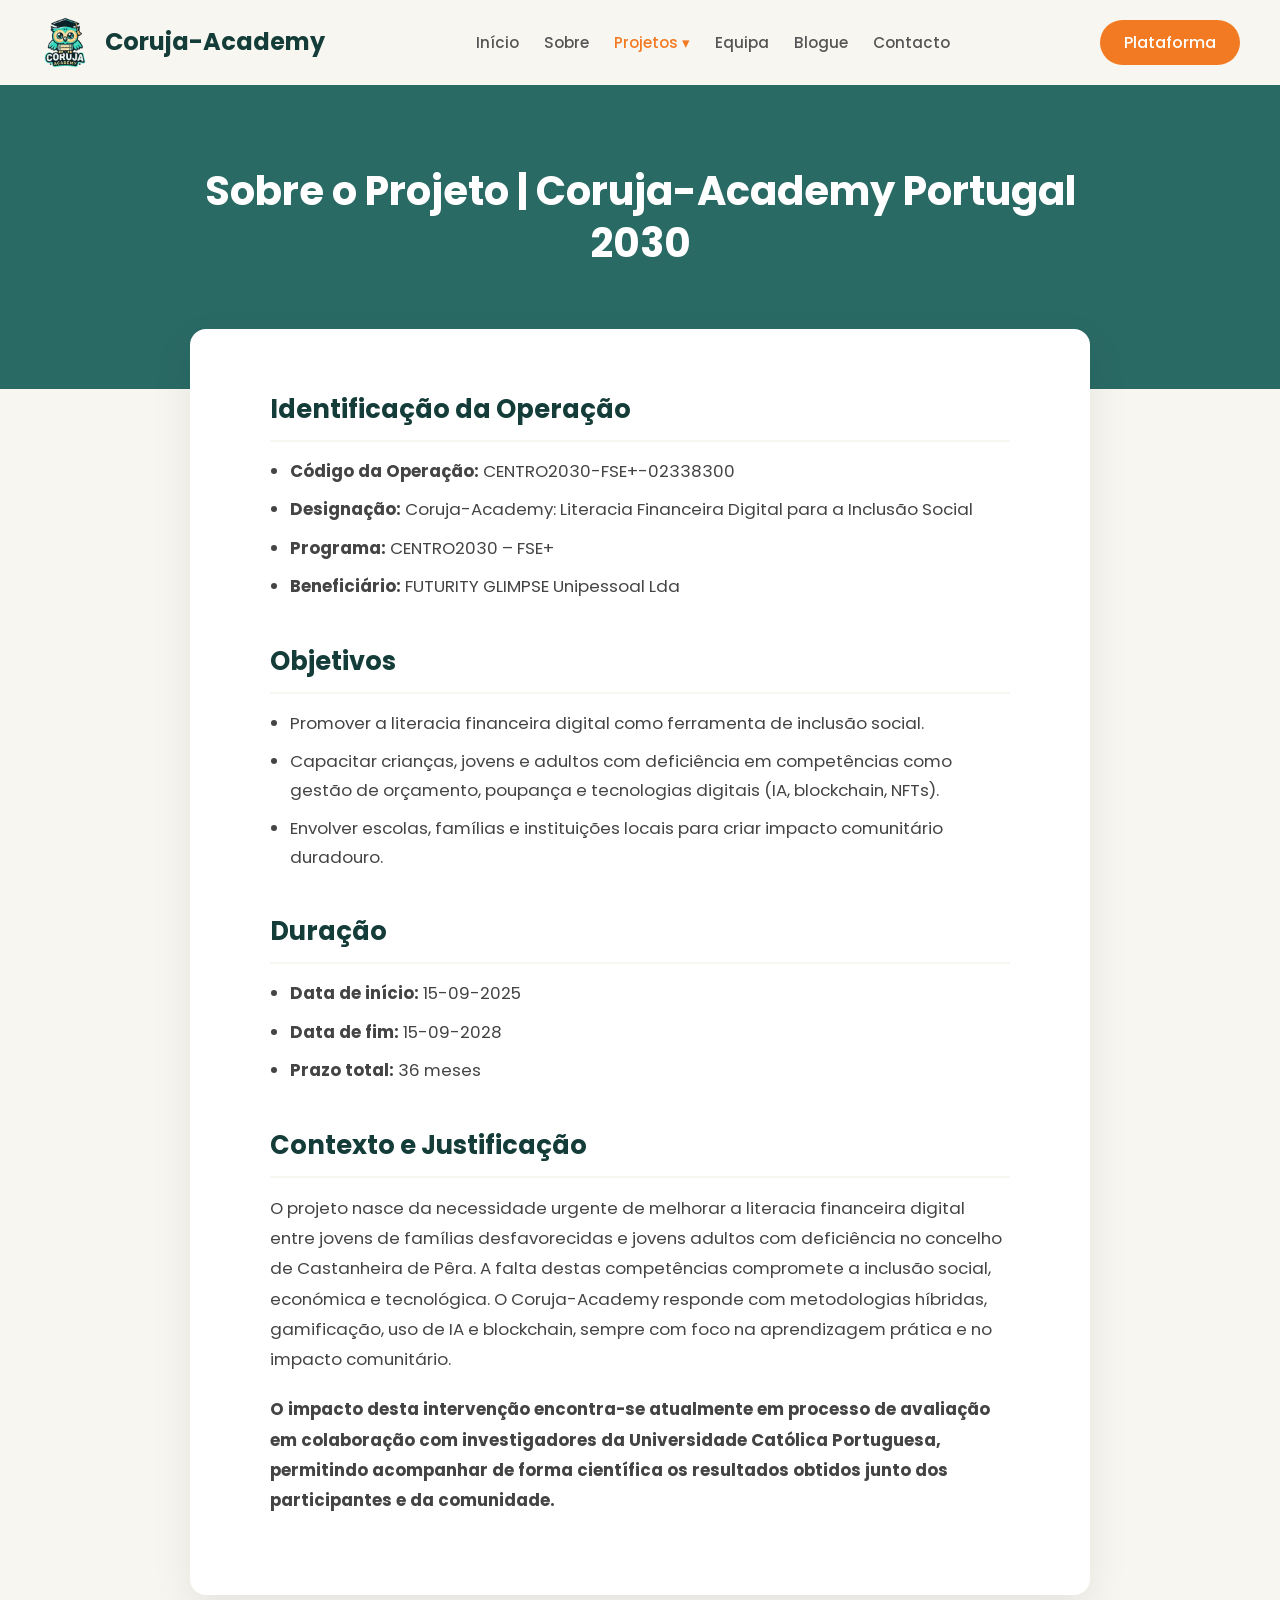
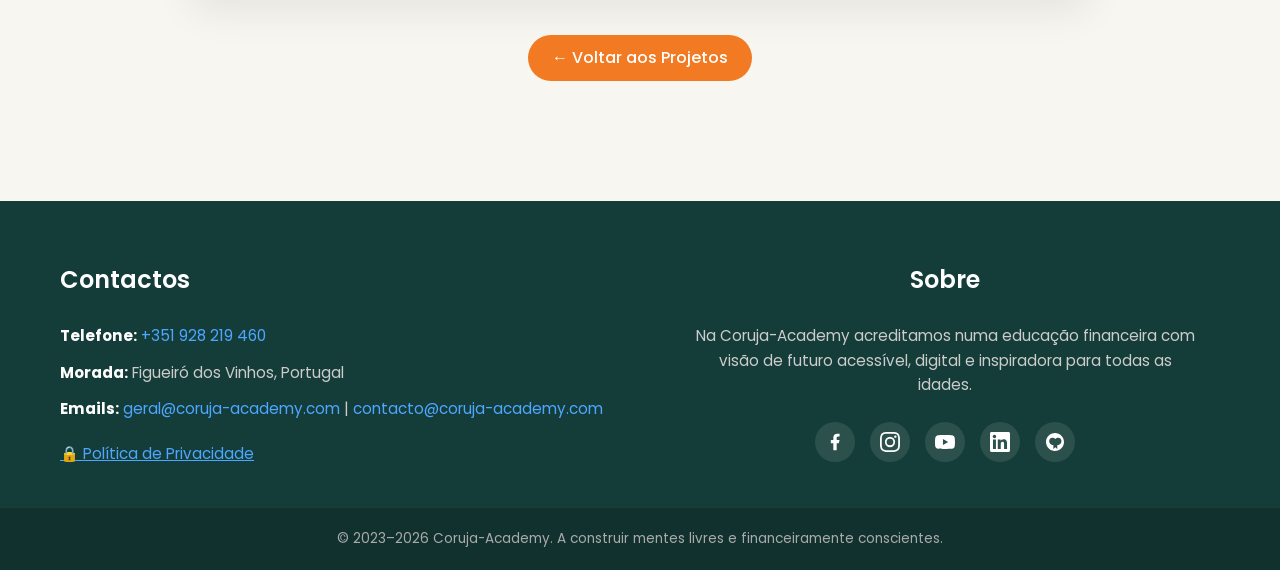
<file: detalhe.html>
<!DOCTYPE html>
<html lang="pt" data-theme="light">
  <head>
    <title>Detalhes do Projeto | Coruja-Academy</title>
    <meta charset="UTF-8" />
    <meta name="viewport" content="width=device-width, initial-scale=1.0" />
    <link href="https://fonts.googleapis.com/css2?family=Poppins:wght@300;400;500;600;700&display=swap" rel="stylesheet" />
    <link rel="stylesheet" href="./assets/css/variables.css" />
    <link rel="stylesheet" href="./assets/css/global.css" />
    <link rel="stylesheet" href="./assets/css/detalhe.css" />
  </head>
  <body>
    <header class="main-header">
        <div class="logo-container">
          <img src="./assets/images/coruja.webp" alt="Logotipo" class="logo-img" />
          <span class="logo-text">Coruja-Academy</span>
        </div>
        
        <nav class="main-nav">
          <ul>
            <li><a href="index.html">Início</a></li>
            <li><a href="sobre.html">Sobre</a></li>
            <li class="dropdown">
              <a href="#" class="active">Projetos ▾</a>
              <ul class="dropdown-menu">
                <li><a href="programas.html">Programas</a></li>
                <li><a href="academy.html">Projeto Coruja-Academy</a></li>
              </ul>
            </li>
            <li><a href="equipa.html">Equipa</a></li>
            <li><a href="blogue.html">Blogue</a></li>
            <li><a href="contacto.html">Contacto</a></li>
          </ul>
        </nav>

        <div class="header-actions">
          <a href="https://coruja-academy.com/academy/login/index.php" class="btn btn-primary">Plataforma</a>
        </div>
      </header>
    <main class="page-bg">
      <div class="detalhe-hero">
        <div class="container">
          <h1 id="titulo-pagina">A carregar...</h1>
        </div>
      </div>

      <section class="detalhe-content-section">
        <div class="container">
          <div class="detalhe-card" id="conteudo-pagina">
            </div>
          
          <div class="back-action">
            <a href="academy.html" class="btn btn-primary">← Voltar aos Projetos</a>
          </div>
        </div>
      </section>
    </main>
    <footer class="main-footer">
      <div class="container footer-content">
        
        <!-- Coluna Esquerda: Contactos -->
        <div class="footer-column">
          <h3>Contactos</h3>
          <ul class="contact-list">
            <li><strong>Telefone:</strong> <a href="tel:+351928219460">+351 928 219 460</a></li>
            <li><strong>Morada:</strong> Figueiró dos Vinhos, Portugal</li>
            <li><strong>Emails:</strong> <a href="mailto:geral@coruja-academy.com">geral@coruja-academy.com</a> | <a href="mailto:contacto@coruja-academy.com">contacto@coruja-academy.com</a></li>
          </ul>
          <a href="https://coruja-academy.com/politica-de-privacidade-e-termos-de-utilizacao/" class="privacy-link">🔒 Política de Privacidade</a>
        </div>

        <!-- Coluna Direita: Sobre -->
        <div class="footer-column">
          <h3>Sobre</h3>
          <p>Na Coruja-Academy acreditamos numa educação financeira com visão de futuro acessível, digital e inspiradora para todas as idades.</p>
          <div class="social-icons">
            <!-- Facebook -->
            <a href="https://www.facebook.com/corujaaacademy" class="social-icon" aria-label="Facebook">
              <svg viewBox="0 0 24 24" width="20" height="20" fill="currentColor">
                <path d="M14 13.5h2.5l1-4H14v-2c0-1.03 0-2 2-2h1.5V2.14c-.326-.043-1.557-.14-2.857-.14C11.928 2 10 3.657 10 6.7v2.8H7v4h3V22h4v-8.5z"/>
              </svg>
            </a>
            
            <!-- Instagram -->
            <a href="https://www.instagram.com/corujaaacademy" class="social-icon" aria-label="Instagram">
              <svg viewBox="0 0 24 24" width="20" height="20" fill="currentColor">
                <path d="M12 2.163c3.204 0 3.584.012 4.85.07 3.252.148 4.771 1.691 4.919 4.919.058 1.265.069 1.645.069 4.849 0 3.205-.012 3.584-.069 4.849-.149 3.225-1.664 4.771-4.919 4.919-1.266.058-1.644.07-4.85.07-3.204 0-3.584-.012-4.849-.07-3.26-.149-4.771-1.699-4.919-4.92-.058-1.265-.07-1.644-.07-4.849 0-3.204.013-3.583.07-4.849.149-3.227 1.664-4.771 4.919-4.919 1.266-.057 1.645-.069 4.849-.069zM12 0C8.741 0 8.333.014 7.053.072 2.695.272.273 2.69.073 7.052.014 8.333 0 8.741 0 12c0 3.259.014 3.668.072 4.948.2 4.358 2.618 6.78 6.98 6.98C8.333 23.986 8.741 24 12 24c3.259 0 3.668-.014 4.948-.072 4.354-.2 6.782-2.618 6.979-6.98.059-1.28.073-1.689.073-4.948 0-3.259-.014-3.667-.072-4.947-.196-4.354-2.617-6.78-6.979-6.98C15.668.014 15.259 0 12 0zm0 5.838a6.162 6.162 0 100 12.324 6.162 6.162 0 000-12.324zM12 16a4 4 0 110-8 4 4 0 010 8zm6.406-11.845a1.44 1.44 0 100 2.881 1.44 1.44 0 000-2.881z"/>
              </svg>
            </a>

            <!-- YouTube -->
            <a href="https://www.youtube.com/@Coruja-Academy" class="social-icon" aria-label="YouTube">
              <svg viewBox="0 0 24 24" width="20" height="20" fill="currentColor">
                <path d="M23.498 6.186a3.016 3.016 0 0 0-2.122-2.136C19.505 3.545 12 3.545 12 3.545s-7.505 0-9.377.505A3.017 3.017 0 0 0 .502 6.186C0 8.07 0 12 0 12s0 3.93.502 5.814a3.016 3.016 0 0 0 2.122 2.136c1.871.505 9.376.505 9.376.505s7.505 0 9.377-.505a3.015 3.015 0 0 0 2.122-2.136C24 15.93 24 12 24 12s0-3.93-.502-5.814zM9.545 15.568V8.432L15.818 12l-6.273 3.568z"/>
              </svg>
            </a>

            <!-- LinkedIn -->
            <a href="https://www.linkedin.com/company/coruja-academy/posts/?feedView=all" class="social-icon" aria-label="LinkedIn">
              <svg viewBox="0 0 24 24" width="20" height="20" fill="currentColor">
                <path d="M20.447 20.452h-3.554v-5.569c0-1.328-.027-3.037-1.852-3.037-1.853 0-2.136 1.445-2.136 2.939v5.667H9.351V9h3.414v1.561h.046c.477-.9 1.637-1.85 3.37-1.85 3.601 0 4.267 2.37 4.267 5.455v6.286zM5.337 7.433c-1.144 0-2.063-.926-2.063-2.065 0-1.138.92-2.063 2.063-2.063 1.14 0 2.064.925 2.064 2.063 0 1.139-.925 2.065-2.064 2.065zm1.782 13.019H3.555V9h3.564v11.452zM22.225 0H1.771C.792 0 0 .774 0 1.729v20.542C0 23.227.792 24 1.771 24h20.451C23.2 24 24 23.227 24 22.271V1.729C24 .774 23.2 0 22.222 0h.003z"/>
              </svg>
            </a>

            <!-- OpenSea -->
            <a href="https://opensea.io/0x32bb8fd0240c0668f5abc027a41864d397c1a126" class="social-icon" aria-label="OpenSea">
              <svg viewBox="0 0 24 24" width="18" height="18" fill="currentColor">
                <path d="M12 24C5.373 24 0 18.627 0 12S5.373 0 12 0s12 5.373 12 12-5.373 12-12 12zm3.118-17.72c-1.074.195-2.02.775-2.695 1.637-.676-.862-1.62-1.442-2.694-1.637a4.908 4.908 0 0 0-5.467 4.148 4.887 4.887 0 0 0 1.258 3.82c1.074 1.196 2.662 1.884 4.316 2.052v4.717c0 .17.202.26.326.14l2.257-2.257 2.257 2.257c.124.12.326.03.326-.14v-4.717c1.654-.168 3.242-.856 4.316-2.052a4.887 4.887 0 0 0 1.258-3.82 4.908 4.908 0 0 0-5.467-4.148z"/>
              </svg>
            </a>
          </div>
        </div>
      </div>

      <!-- Barra Inferior de Copyright -->
      <div class="footer-bottom">
        <div class="container">
          <p>© 2023–2026 Coruja-Academy. A construir mentes livres e financeiramente conscientes.</p>
        </div>
      </div>
    </footer>
    <script src="./assets/js/main.js"></script>
  </body>
</html>
</file>
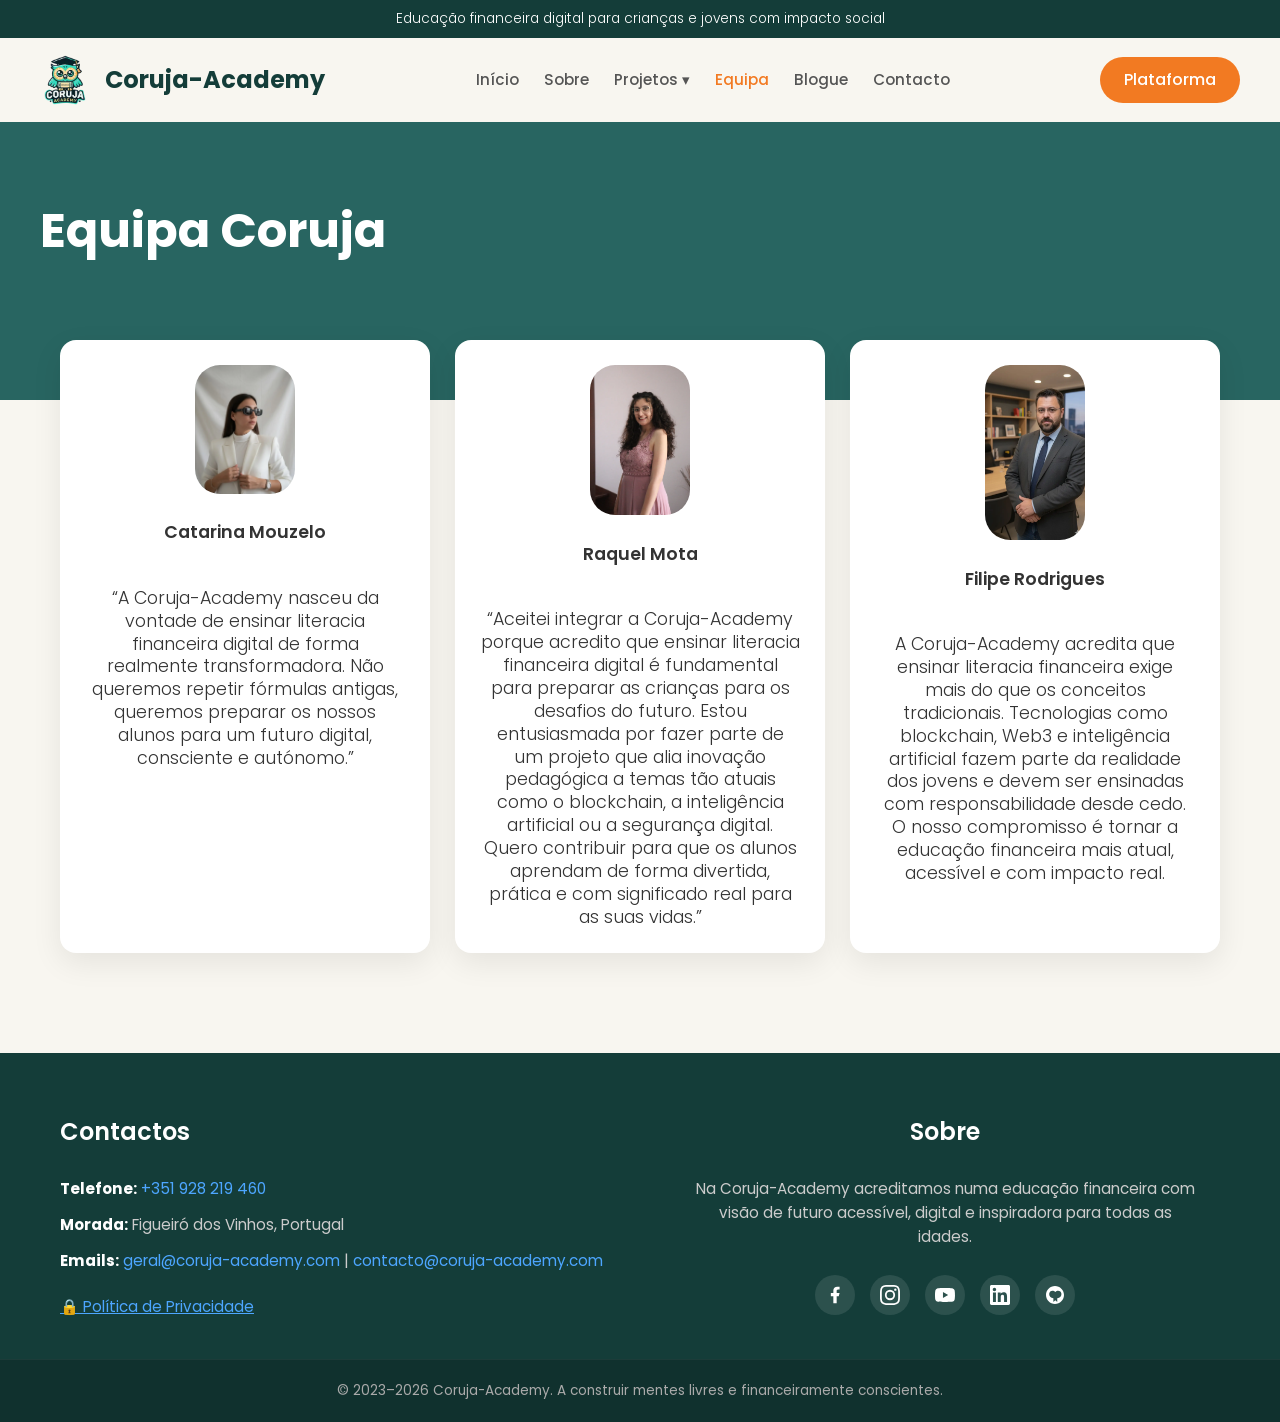
<file: equipa.html>
<!DOCTYPE html>
<html lang="pt" data-theme="light">
  <head>
    <title>Coruja-Academy | Educação Financeira Digital</title>
    <meta charset="UTF-8" />
    <meta name="viewport" content="width=device-width, initial-scale=1.0" />
    <link rel="preconnect" href="https://fonts.googleapis.com" />
    <link rel="preconnect" href="https://fonts.gstatic.com" crossorigin />
    <link
      href="https://fonts.googleapis.com/css2?family=Poppins:wght@300;400;500;600;700&display=swap"
      rel="stylesheet"
    />
    <link rel="stylesheet" href="./assets/css/variables.css" />
    <link rel="stylesheet" href="./assets/css/global.css" />
  </head>
  <body>
    <!-- Barra de Anúncio Topo -->
    <div class="top-bar">
      <p>Educação financeira digital para crianças e jovens com impacto social</p>
    </div>

    <!-- Cabeçalho Principal -->
    <header class="main-header">
      <div class="logo-container">
         <img src="./assets/images/coruja.webp" alt="Logotipo" class="logo-img" />
        <span class="logo-text">Coruja-Academy</span>
      </div>
      
      <nav class="main-nav">
        <ul>
          <li><a href="index.html">Início</a></li>
          <li><a href="sobre.html">Sobre</a></li>
          <li class="dropdown">
            <a href="#">Projetos ▾</a>
            <ul class="dropdown-menu">
              <li><a href="programas.html">Programas</a></li>
              <li><a href="academy.html">Projeto Coruja-Academy</a></li>
            </ul>
          <li><a href="equipa.html" class="active">Equipa</a></li>
          <li><a href="blogue.html">Blogue</a></li>
          <li><a href="contacto.html">Contacto</a></li>
        </ul>
      </nav>

      <div class="header-actions">
        <a href="https://coruja-academy.com/academy/login/index.php" class="btn btn-primary">Plataforma</a>
      </div>
    </header>

    <main>
      <!-- Secção Hero (Banner Principal) -->
      <section class="hero-section">
        <!-- Padrão de fundo (opcional, podes usar uma imagem aqui via CSS) -->
        <div class="hero-bg-pattern"></div>
        
        <div class="hero-content">
          <div class="hero-text">
            <h1>Equipa Coruja</h1>
          </div>
        </div>
      </section>

      <!-- Secção de Destaques (Cartões Sobrepostos) -->
      <section class="features-section">
        <div class="container features-grid">
          
          <!-- Cartão 1 -->
          <div class="feature-card">
            <div class="feature-icon-equipa">
              <img src="./assets/images/Foto-Catarina.webp" alt="Ícone Web3" />
            </div>
            <h3>Catarina Mouzelo<h3></br><p>“A Coruja-Academy nasceu da vontade de ensinar literacia financeira digital de forma 
                realmente transformadora. Não queremos repetir fórmulas antigas, queremos preparar os nossos alunos para um futuro 
                digital, consciente e autónomo.”</p>
          </div>

          <!-- Cartão 2 -->
          <div class="feature-card">
            <div class="feature-icon-equipa">
              <img src="./assets/images/Foto-Raquel.webp" alt="Ícone Web3" />
            </div>
            <h3>Raquel Mota<h3></br><p>“Aceitei integrar a Coruja-Academy porque acredito que ensinar literacia financeira 
              digital é fundamental para preparar as crianças para os desafios do futuro. Estou entusiasmada por fazer parte de um 
              projeto que alia inovação pedagógica a temas tão atuais como o blockchain, a inteligência artificial ou a segurança 
              digital. Quero contribuir para que os alunos aprendam de forma divertida, prática e com significado real para as suas 
              vidas.”</p>
          </div>

          <!-- Cartão 3 -->
          <div class="feature-card">
            <div class="feature-icon-equipa">
              <img src="./assets/images/Foto-Filipe.webp" alt="Ícone Web3" />
            </div>
            <h3>Filipe Rodrigues<h3></br><p>A Coruja-Academy acredita que ensinar literacia financeira exige mais do que os conceitos tradicionais.
              Tecnologias como blockchain, Web3 e inteligência artificial fazem parte da realidade dos jovens e devem ser ensinadas com responsabilidade desde cedo.
               O nosso compromisso é tornar a educação financeira mais atual, acessível e com impacto real.</p>
          </div>

        </div>
      </section>
    </main>
    <footer class="main-footer">
      <div class="container footer-content">
        
        <!-- Coluna Esquerda: Contactos -->
        <div class="footer-column">
          <h3>Contactos</h3>
          <ul class="contact-list">
            <li><strong>Telefone:</strong> <a href="tel:+351928219460">+351 928 219 460</a></li>
            <li><strong>Morada:</strong> Figueiró dos Vinhos, Portugal</li>
            <li><strong>Emails:</strong> <a href="mailto:geral@coruja-academy.com">geral@coruja-academy.com</a> | <a href="mailto:contacto@coruja-academy.com">contacto@coruja-academy.com</a></li>
          </ul>
          <a href="https://coruja-academy.com/politica-de-privacidade-e-termos-de-utilizacao/" class="privacy-link">🔒 Política de Privacidade</a>
        </div>

        <!-- Coluna Direita: Sobre -->
        <div class="footer-column">
          <h3>Sobre</h3>
          <p>Na Coruja-Academy acreditamos numa educação financeira com visão de futuro acessível, digital e inspiradora para todas as idades.</p>
          <div class="social-icons">
            <!-- Facebook -->
            <a href="https://www.facebook.com/corujaaacademy" class="social-icon" aria-label="Facebook">
              <svg viewBox="0 0 24 24" width="20" height="20" fill="currentColor">
                <path d="M14 13.5h2.5l1-4H14v-2c0-1.03 0-2 2-2h1.5V2.14c-.326-.043-1.557-.14-2.857-.14C11.928 2 10 3.657 10 6.7v2.8H7v4h3V22h4v-8.5z"/>
              </svg>
            </a>
            
            <!-- Instagram -->
            <a href="https://www.instagram.com/corujaaacademy" class="social-icon" aria-label="Instagram">
              <svg viewBox="0 0 24 24" width="20" height="20" fill="currentColor">
                <path d="M12 2.163c3.204 0 3.584.012 4.85.07 3.252.148 4.771 1.691 4.919 4.919.058 1.265.069 1.645.069 4.849 0 3.205-.012 3.584-.069 4.849-.149 3.225-1.664 4.771-4.919 4.919-1.266.058-1.644.07-4.85.07-3.204 0-3.584-.012-4.849-.07-3.26-.149-4.771-1.699-4.919-4.92-.058-1.265-.07-1.644-.07-4.849 0-3.204.013-3.583.07-4.849.149-3.227 1.664-4.771 4.919-4.919 1.266-.057 1.645-.069 4.849-.069zM12 0C8.741 0 8.333.014 7.053.072 2.695.272.273 2.69.073 7.052.014 8.333 0 8.741 0 12c0 3.259.014 3.668.072 4.948.2 4.358 2.618 6.78 6.98 6.98C8.333 23.986 8.741 24 12 24c3.259 0 3.668-.014 4.948-.072 4.354-.2 6.782-2.618 6.979-6.98.059-1.28.073-1.689.073-4.948 0-3.259-.014-3.667-.072-4.947-.196-4.354-2.617-6.78-6.979-6.98C15.668.014 15.259 0 12 0zm0 5.838a6.162 6.162 0 100 12.324 6.162 6.162 0 000-12.324zM12 16a4 4 0 110-8 4 4 0 010 8zm6.406-11.845a1.44 1.44 0 100 2.881 1.44 1.44 0 000-2.881z"/>
              </svg>
            </a>

            <!-- YouTube -->
            <a href="https://www.youtube.com/@Coruja-Academy" class="social-icon" aria-label="YouTube">
              <svg viewBox="0 0 24 24" width="20" height="20" fill="currentColor">
                <path d="M23.498 6.186a3.016 3.016 0 0 0-2.122-2.136C19.505 3.545 12 3.545 12 3.545s-7.505 0-9.377.505A3.017 3.017 0 0 0 .502 6.186C0 8.07 0 12 0 12s0 3.93.502 5.814a3.016 3.016 0 0 0 2.122 2.136c1.871.505 9.376.505 9.376.505s7.505 0 9.377-.505a3.015 3.015 0 0 0 2.122-2.136C24 15.93 24 12 24 12s0-3.93-.502-5.814zM9.545 15.568V8.432L15.818 12l-6.273 3.568z"/>
              </svg>
            </a>

            <!-- LinkedIn -->
            <a href="https://www.linkedin.com/company/coruja-academy/posts/?feedView=all" class="social-icon" aria-label="LinkedIn">
              <svg viewBox="0 0 24 24" width="20" height="20" fill="currentColor">
                <path d="M20.447 20.452h-3.554v-5.569c0-1.328-.027-3.037-1.852-3.037-1.853 0-2.136 1.445-2.136 2.939v5.667H9.351V9h3.414v1.561h.046c.477-.9 1.637-1.85 3.37-1.85 3.601 0 4.267 2.37 4.267 5.455v6.286zM5.337 7.433c-1.144 0-2.063-.926-2.063-2.065 0-1.138.92-2.063 2.063-2.063 1.14 0 2.064.925 2.064 2.063 0 1.139-.925 2.065-2.064 2.065zm1.782 13.019H3.555V9h3.564v11.452zM22.225 0H1.771C.792 0 0 .774 0 1.729v20.542C0 23.227.792 24 1.771 24h20.451C23.2 24 24 23.227 24 22.271V1.729C24 .774 23.2 0 22.222 0h.003z"/>
              </svg>
            </a>

            <!-- OpenSea -->
            <a href="https://opensea.io/0x32bb8fd0240c0668f5abc027a41864d397c1a126" class="social-icon" aria-label="OpenSea">
              <svg viewBox="0 0 24 24" width="18" height="18" fill="currentColor">
                <path d="M12 24C5.373 24 0 18.627 0 12S5.373 0 12 0s12 5.373 12 12-5.373 12-12 12zm3.118-17.72c-1.074.195-2.02.775-2.695 1.637-.676-.862-1.62-1.442-2.694-1.637a4.908 4.908 0 0 0-5.467 4.148 4.887 4.887 0 0 0 1.258 3.82c1.074 1.196 2.662 1.884 4.316 2.052v4.717c0 .17.202.26.326.14l2.257-2.257 2.257 2.257c.124.12.326.03.326-.14v-4.717c1.654-.168 3.242-.856 4.316-2.052a4.887 4.887 0 0 0 1.258-3.82 4.908 4.908 0 0 0-5.467-4.148z"/>
              </svg>
            </a>
          </div>
        </div>

      </div>

      <!-- Barra Inferior de Copyright -->
      <div class="footer-bottom">
        <div class="container">
          <p>© 2023–2026 Coruja-Academy. A construir mentes livres e financeiramente conscientes.</p>
        </div>
      </div>
    </footer>
    <script src="./assets/js/main.js"></script>
  </body>
</html>
</file>
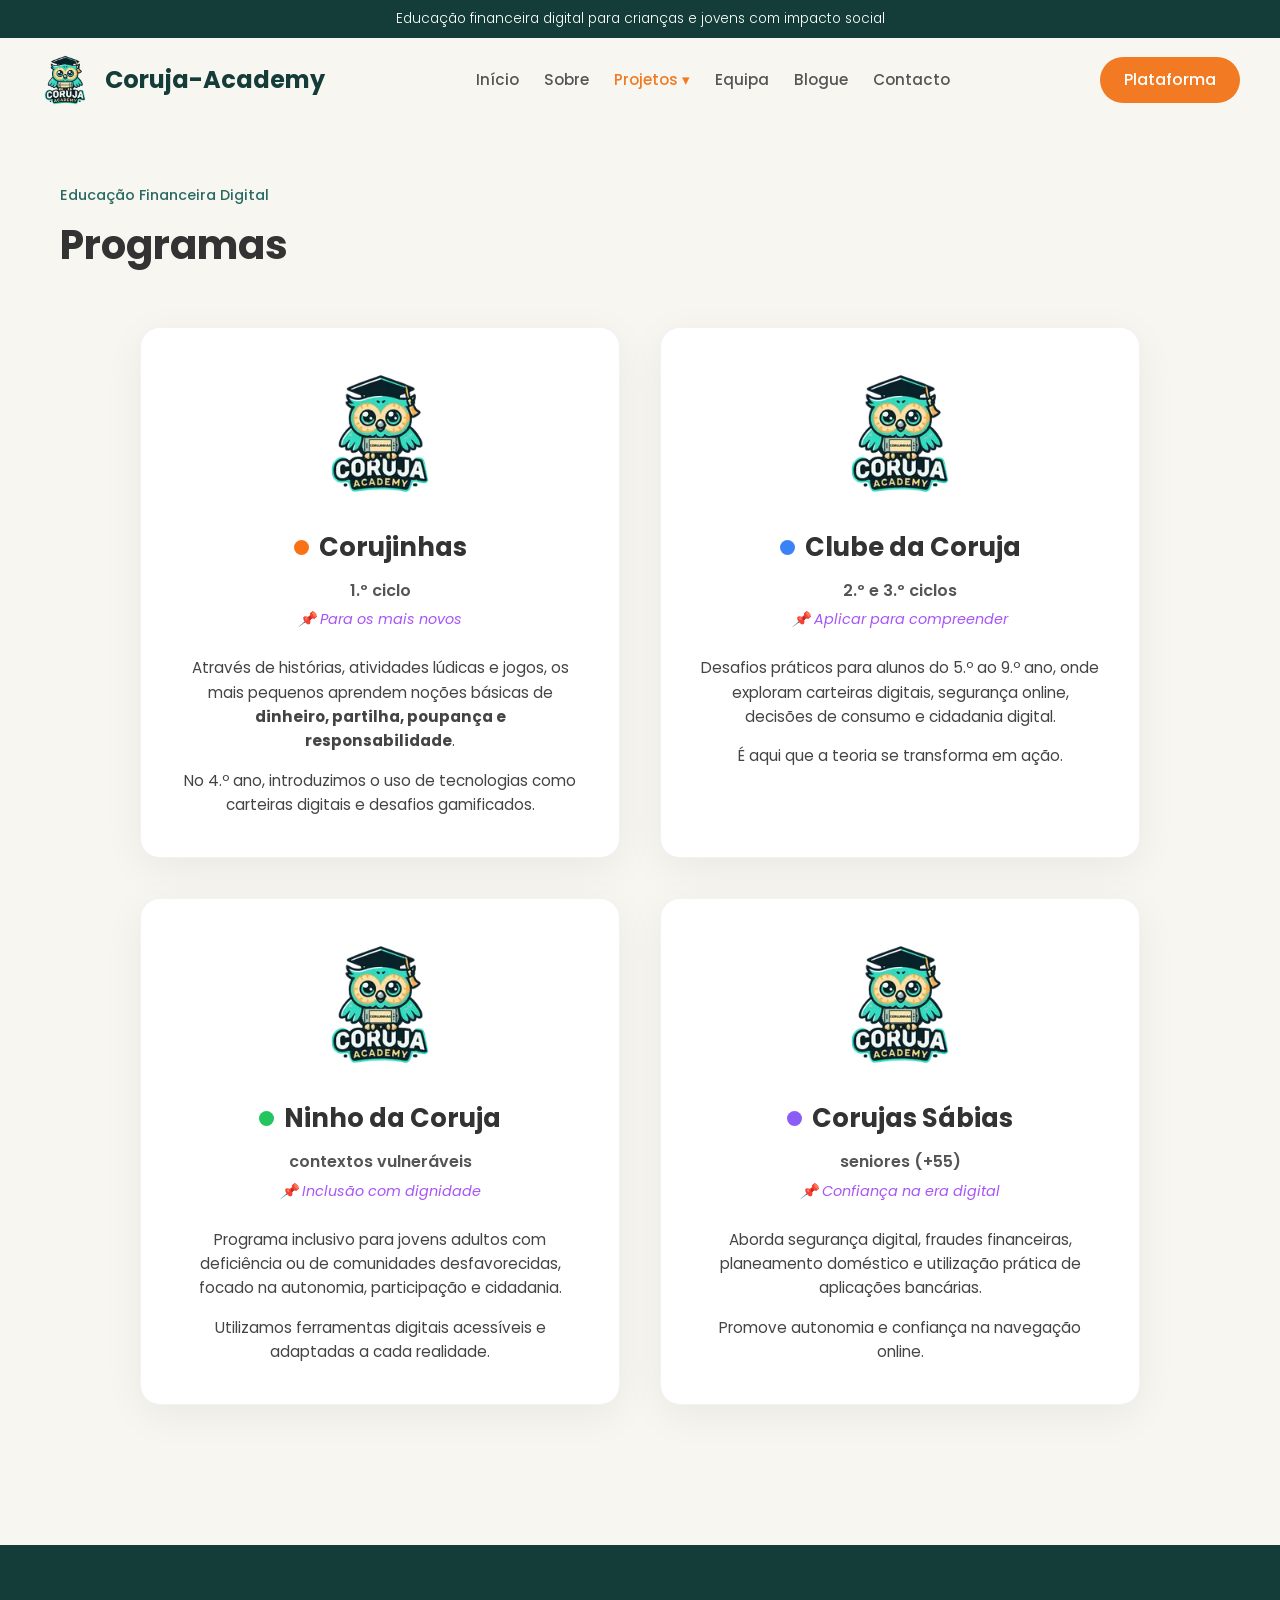
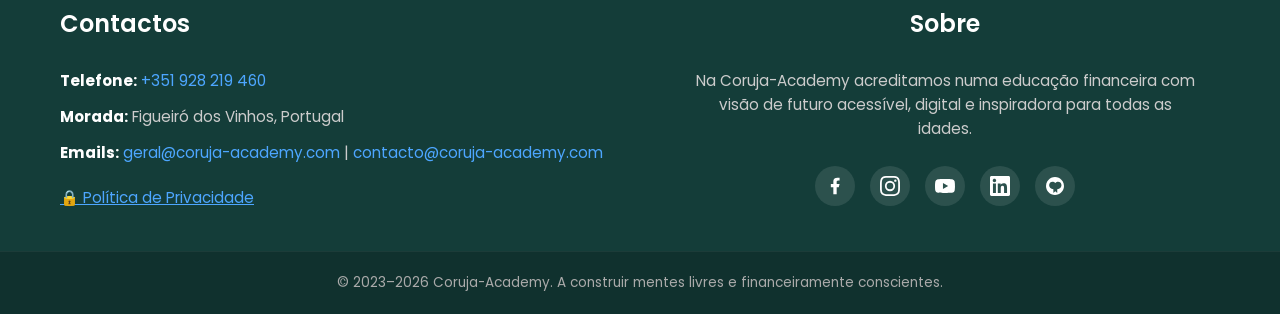
<file: programas.html>
<!DOCTYPE html>
<html lang="pt" data-theme="light">
  <head>
    <title>Programas | Coruja-Academy</title>
    <meta charset="UTF-8" />
    <meta name="viewport" content="width=device-width, initial-scale=1.0" />
    <link href="https://fonts.googleapis.com/css2?family=Poppins:wght@300;400;500;600;700&display=swap" rel="stylesheet" />
    <link rel="stylesheet" href="./assets/css/variables.css" />
    <link rel="stylesheet" href="./assets/css/global.css" />
    <link rel="stylesheet" href="./assets/css/programas.css" />
  </head>
  <body>
    <div class="top-bar">
      <p>Educação financeira digital para crianças e jovens com impacto social</p>
    </div>

    <header class="main-header">
      <div class="logo-container">
        <img src="./assets/images/coruja.webp" alt="Logotipo" class="logo-img" />
        <span class="logo-text">Coruja-Academy</span>
      </div>
      <nav class="main-nav">
        <ul>
          <li><a href="index.html">Início</a></li>
          <li><a href="sobre.html">Sobre</a></li>
          <li class="dropdown">
            <a href="#" class="active">Projetos ▾</a>
            <ul class="dropdown-menu">
              <li><a href="programas.html" class="active">Programas</a></li>
              <li><a href="academy.html">Projeto Coruja-Academy</a></li>
            </ul>
          </li>
          <li><a href="equipa.html">Equipa</a></li>
          <li><a href="blogue.html">Blogue</a></li>
          <li><a href="contacto.html">Contacto</a></li>
        </ul>
      </nav>
      <div class="header-actions">
        <a href="https://coruja-academy.com/academy/login/index.php" class="btn btn-primary">Plataforma</a>
      </div>
    </header>

    <main>
      <section class="programas-section">
        <div class="container">
          <header class="section-header-simple">
            <span class="subtitle">Educação Financeira Digital</span>
            <h1>Programas</h1>
          </header>

          <div class="programas-grid">
            
            <!-- Corujinhas -->
            <div class="programa-card">
              <img src="./assets/images/coruja.webp" alt="Corujinhas" class="prog-logo">
              <h2 class="prog-title"><span class="dot dot-orange"></span>Corujinhas</h2>
              <p class="prog-ciclo">1.º ciclo</p>
              <p class="prog-target">📌 Para os mais novos</p>
              <div class="prog-desc">
                <p>Através de histórias, atividades lúdicas e jogos, os mais pequenos aprendem noções básicas de <strong>dinheiro, partilha, poupança e responsabilidade</strong>.</p>
                <p>No 4.º ano, introduzimos o uso de tecnologias como carteiras digitais e desafios gamificados.</p>
              </div>
            </div>

            <!-- Clube da Coruja -->
            <div class="programa-card">
              <img src="./assets/images/coruja.webp" alt="Corujinhas" class="prog-logo">
              <h2 class="prog-title"><span class="dot dot-blue"></span>Clube da Coruja</h2>
              <p class="prog-ciclo">2.º e 3.º ciclos</p>
              <p class="prog-target">📌 Aplicar para compreender</p>
              <div class="prog-desc">
                <p>Desafios práticos para alunos do 5.º ao 9.º ano, onde exploram carteiras digitais, segurança online, decisões de consumo e cidadania digital.</p>
                <p>É aqui que a teoria se transforma em ação.</p>
              </div>
            </div>

            <!-- Ninho da Coruja -->
            <div class="programa-card">
              <img src="./assets/images/coruja.webp" alt="Corujinhas" class="prog-logo">
              <h2 class="prog-title"><span class="dot dot-green"></span>Ninho da Coruja</h2>
              <p class="prog-ciclo">contextos vulneráveis</p>
              <p class="prog-target">📌 Inclusão com dignidade</p>
              <div class="prog-desc">
                <p>Programa inclusivo para jovens adultos com deficiência ou de comunidades desfavorecidas, focado na autonomia, participação e cidadania.</p>
                <p>Utilizamos ferramentas digitais acessíveis e adaptadas a cada realidade.</p>
              </div>
            </div>

            <!-- Coruja Sábias -->
            <div class="programa-card">
              <img src="./assets/images/coruja.webp" alt="Corujinhas" class="prog-logo">
              <h2 class="prog-title"><span class="dot dot-purple"></span>Corujas Sábias</h2>
              <p class="prog-ciclo">seniores (+55)</p>
              <p class="prog-target">📌 Confiança na era digital</p>
              <div class="prog-desc">
                <p>Aborda segurança digital, fraudes financeiras, planeamento doméstico e utilização prática de aplicações bancárias.</p>
                <p>Promove autonomia e confiança na navegação online.</p>
              </div>
            </div>

          </div>
        </div>
      </section>
    </main>
    <footer class="main-footer">
      <div class="container footer-content">
        
        <!-- Coluna Esquerda: Contactos -->
        <div class="footer-column">
          <h3>Contactos</h3>
          <ul class="contact-list">
            <li><strong>Telefone:</strong> <a href="tel:+351928219460">+351 928 219 460</a></li>
            <li><strong>Morada:</strong> Figueiró dos Vinhos, Portugal</li>
            <li><strong>Emails:</strong> <a href="mailto:geral@coruja-academy.com">geral@coruja-academy.com</a> | <a href="mailto:contacto@coruja-academy.com">contacto@coruja-academy.com</a></li>
          </ul>
          <a href="https://coruja-academy.com/politica-de-privacidade-e-termos-de-utilizacao/" class="privacy-link">🔒 Política de Privacidade</a>
        </div>

        <!-- Coluna Direita: Sobre -->
        <div class="footer-column">
          <h3>Sobre</h3>
          <p>Na Coruja-Academy acreditamos numa educação financeira com visão de futuro acessível, digital e inspiradora para todas as idades.</p>
          <div class="social-icons">
            <!-- Facebook -->
            <a href="https://www.facebook.com/corujaaacademy" class="social-icon" aria-label="Facebook">
              <svg viewBox="0 0 24 24" width="20" height="20" fill="currentColor">
                <path d="M14 13.5h2.5l1-4H14v-2c0-1.03 0-2 2-2h1.5V2.14c-.326-.043-1.557-.14-2.857-.14C11.928 2 10 3.657 10 6.7v2.8H7v4h3V22h4v-8.5z"/>
              </svg>
            </a>
            
            <!-- Instagram -->
            <a href="https://www.instagram.com/corujaaacademy" class="social-icon" aria-label="Instagram">
              <svg viewBox="0 0 24 24" width="20" height="20" fill="currentColor">
                <path d="M12 2.163c3.204 0 3.584.012 4.85.07 3.252.148 4.771 1.691 4.919 4.919.058 1.265.069 1.645.069 4.849 0 3.205-.012 3.584-.069 4.849-.149 3.225-1.664 4.771-4.919 4.919-1.266.058-1.644.07-4.85.07-3.204 0-3.584-.012-4.849-.07-3.26-.149-4.771-1.699-4.919-4.92-.058-1.265-.07-1.644-.07-4.849 0-3.204.013-3.583.07-4.849.149-3.227 1.664-4.771 4.919-4.919 1.266-.057 1.645-.069 4.849-.069zM12 0C8.741 0 8.333.014 7.053.072 2.695.272.273 2.69.073 7.052.014 8.333 0 8.741 0 12c0 3.259.014 3.668.072 4.948.2 4.358 2.618 6.78 6.98 6.98C8.333 23.986 8.741 24 12 24c3.259 0 3.668-.014 4.948-.072 4.354-.2 6.782-2.618 6.979-6.98.059-1.28.073-1.689.073-4.948 0-3.259-.014-3.667-.072-4.947-.196-4.354-2.617-6.78-6.979-6.98C15.668.014 15.259 0 12 0zm0 5.838a6.162 6.162 0 100 12.324 6.162 6.162 0 000-12.324zM12 16a4 4 0 110-8 4 4 0 010 8zm6.406-11.845a1.44 1.44 0 100 2.881 1.44 1.44 0 000-2.881z"/>
              </svg>
            </a>

            <!-- YouTube -->
            <a href="https://www.youtube.com/@Coruja-Academy" class="social-icon" aria-label="YouTube">
              <svg viewBox="0 0 24 24" width="20" height="20" fill="currentColor">
                <path d="M23.498 6.186a3.016 3.016 0 0 0-2.122-2.136C19.505 3.545 12 3.545 12 3.545s-7.505 0-9.377.505A3.017 3.017 0 0 0 .502 6.186C0 8.07 0 12 0 12s0 3.93.502 5.814a3.016 3.016 0 0 0 2.122 2.136c1.871.505 9.376.505 9.376.505s7.505 0 9.377-.505a3.015 3.015 0 0 0 2.122-2.136C24 15.93 24 12 24 12s0-3.93-.502-5.814zM9.545 15.568V8.432L15.818 12l-6.273 3.568z"/>
              </svg>
            </a>

            <!-- LinkedIn -->
            <a href="https://www.linkedin.com/company/coruja-academy/posts/?feedView=all" class="social-icon" aria-label="LinkedIn">
              <svg viewBox="0 0 24 24" width="20" height="20" fill="currentColor">
                <path d="M20.447 20.452h-3.554v-5.569c0-1.328-.027-3.037-1.852-3.037-1.853 0-2.136 1.445-2.136 2.939v5.667H9.351V9h3.414v1.561h.046c.477-.9 1.637-1.85 3.37-1.85 3.601 0 4.267 2.37 4.267 5.455v6.286zM5.337 7.433c-1.144 0-2.063-.926-2.063-2.065 0-1.138.92-2.063 2.063-2.063 1.14 0 2.064.925 2.064 2.063 0 1.139-.925 2.065-2.064 2.065zm1.782 13.019H3.555V9h3.564v11.452zM22.225 0H1.771C.792 0 0 .774 0 1.729v20.542C0 23.227.792 24 1.771 24h20.451C23.2 24 24 23.227 24 22.271V1.729C24 .774 23.2 0 22.222 0h.003z"/>
              </svg>
            </a>

            <!-- OpenSea -->
            <a href="https://opensea.io/0x32bb8fd0240c0668f5abc027a41864d397c1a126" class="social-icon" aria-label="OpenSea">
              <svg viewBox="0 0 24 24" width="18" height="18" fill="currentColor">
                <path d="M12 24C5.373 24 0 18.627 0 12S5.373 0 12 0s12 5.373 12 12-5.373 12-12 12zm3.118-17.72c-1.074.195-2.02.775-2.695 1.637-.676-.862-1.62-1.442-2.694-1.637a4.908 4.908 0 0 0-5.467 4.148 4.887 4.887 0 0 0 1.258 3.82c1.074 1.196 2.662 1.884 4.316 2.052v4.717c0 .17.202.26.326.14l2.257-2.257 2.257 2.257c.124.12.326.03.326-.14v-4.717c1.654-.168 3.242-.856 4.316-2.052a4.887 4.887 0 0 0 1.258-3.82 4.908 4.908 0 0 0-5.467-4.148z"/>
              </svg>
            </a>
          </div>
        </div>

      </div>

      <!-- Barra Inferior de Copyright -->
      <div class="footer-bottom">
        <div class="container">
          <p>© 2023–2026 Coruja-Academy. A construir mentes livres e financeiramente conscientes.</p>
        </div>
      </div>
    </footer>
    <script src="./assets/js/main.js"></script>
  </body>
</html>
</file>
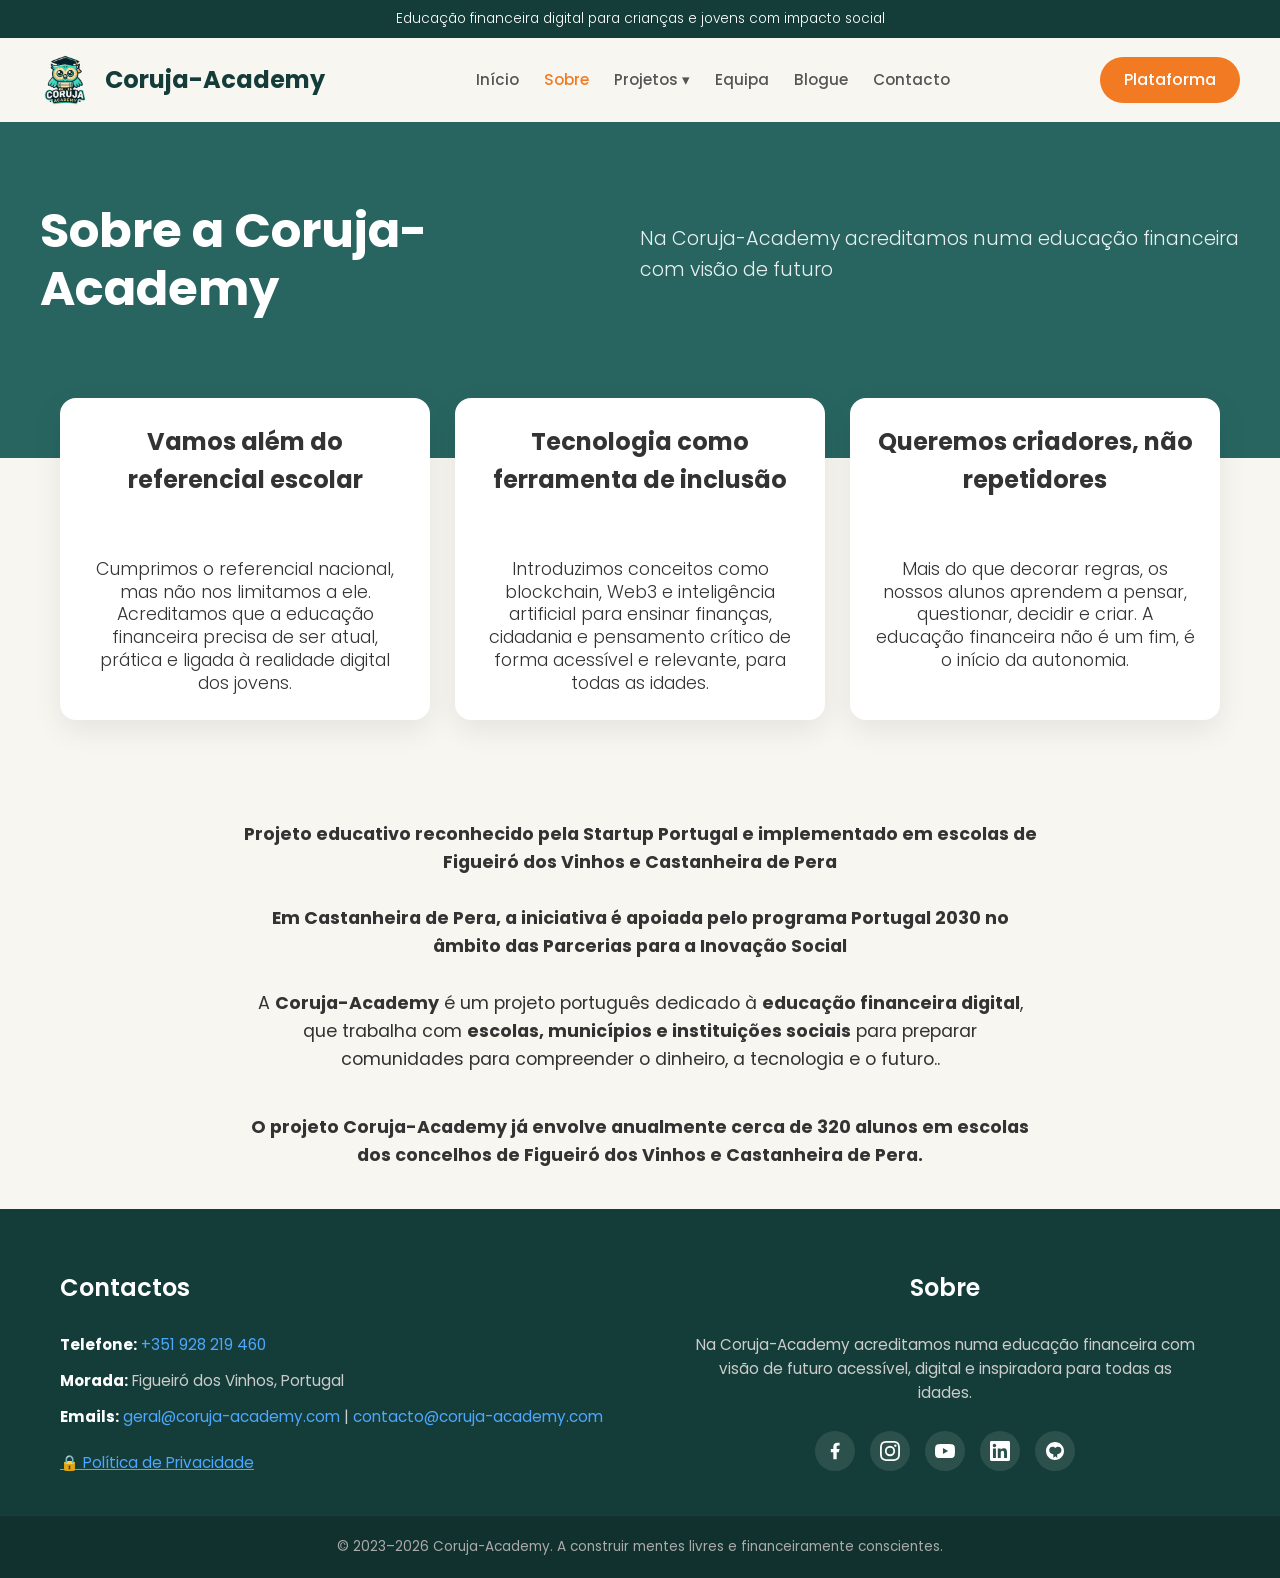
<file: sobre.html>
<!DOCTYPE html>
<html lang="pt" data-theme="light">
  <head>
    <title>Coruja-Academy | Educação Financeira Digital</title>
    <meta charset="UTF-8" />
    <meta name="viewport" content="width=device-width, initial-scale=1.0" />
    <link rel="preconnect" href="https://fonts.googleapis.com" />
    <link rel="preconnect" href="https://fonts.gstatic.com" crossorigin />
    <link
      href="https://fonts.googleapis.com/css2?family=Poppins:wght@300;400;500;600;700&display=swap"
      rel="stylesheet"
    />
    <link rel="stylesheet" href="./assets/css/variables.css" />
    <link rel="stylesheet" href="./assets/css/global.css" />
  </head>
  <body>
    <!-- Barra de Anúncio Topo -->
    <div class="top-bar">
      <p>Educação financeira digital para crianças e jovens com impacto social</p>
    </div>

    <!-- Cabeçalho Principal -->
    <header class="main-header">
      <div class="logo-container">
         <img src="./assets/images/coruja.webp" alt="Logotipo" class="logo-img" />
        <span class="logo-text">Coruja-Academy</span>
      </div>
      
      <nav class="main-nav">
        <ul>
          <li><a href="index.html">Início</a></li>
          <li><a href="sobre.html" class="active">Sobre</a></li>
          <li class="dropdown">
            <a href="#">Projetos ▾</a>
            <ul class="dropdown-menu">
              <li><a href="programas.html">Programas</a></li>
              <li><a href="academy.html">Projeto Coruja-Academy</a></li>
            </ul>
          </li>
          <li><a href="equipa.html">Equipa</a></li>
          <li><a href="blogue.html">Blogue</a></li>
          <li><a href="contacto.html">Contacto</a></li>
        </ul>
      </nav>

      <div class="header-actions">
        <a href="https://coruja-academy.com/academy/login/index.php" class="btn btn-primary">Plataforma</a>
      </div>
    </header>

    <main>
      <!-- Secção Hero (Banner Principal) -->
      <section class="hero-section">
        <!-- Padrão de fundo (opcional, podes usar uma imagem aqui via CSS) -->
        <div class="hero-bg-pattern"></div>
        
        <div class="hero-content">
          <div class="hero-text">
            <h2>Sobre a Coruja-Academy</h2>
          </div>
          <div class="hero-text">
            <p>Na Coruja-Academy acreditamos numa educação financeira com visão de futuro</p>
          </div>
        </div>
      </section>

      <!-- Secção de Destaques (Cartões Sobrepostos) -->
      <section class="features-section">
        <div class="container features-grid">
          
          <!-- Cartão 1 -->
          <div class="feature-card">
            <h2>Vamos além do referencial escolar<h2></br>
                <p>Cumprimos o referencial nacional, mas não nos limitamos a ele. 
                    Acreditamos que a educação financeira precisa de ser atual, prática e ligada à realidade digital dos jovens.
                </p>
          </div>

          <!-- Cartão 2 -->
          <div class="feature-card">
            <h2>Tecnologia como ferramenta de inclusão<h2></br>
                <p>Introduzimos conceitos como blockchain, Web3 e inteligência artificial para ensinar finanças, cidadania e 
                    pensamento crítico de forma acessível e relevante, para todas as idades.
                </p>
          </div>

          <!-- Cartão 3 -->
          <div class="feature-card">
            <h2>Queremos criadores, não repetidores<h2></br>
                <p>Mais do que decorar regras, os nossos alunos aprendem a pensar, questionar, decidir e criar. A educação 
                    financeira não é um fim, é o início da autonomia.
                </p>
          </div>
        </div>
      </section>
      <p class="frase-destaque1">
        <strong>Projeto educativo reconhecido pela Startup Portugal e implementado em escolas de Figueiró dos Vinhos e Castanheira de Pera</strong>
      </br></br>
        <strong>Em Castanheira de Pera, a iniciativa é apoiada pelo programa Portugal 2030 no âmbito das Parcerias para a Inovação Social</strong>
      </br></br>
        A <strong>Coruja-Academy</strong> é um projeto português dedicado à <strong>educação financeira digital</strong>, que trabalha com <strong>escolas, municípios e instituições sociais</strong> para preparar comunidades para compreender o dinheiro, a tecnologia e o futuro..
      </p>

      <p class="frase-destaque2">
        O projeto Coruja-Academy já envolve anualmente cerca de 320 alunos em escolas dos concelhos de Figueiró dos Vinhos e Castanheira de Pera.
      </p>

    </main>
    <footer class="main-footer">
      <div class="container footer-content">
        
        <!-- Coluna Esquerda: Contactos -->
        <div class="footer-column">
          <h3>Contactos</h3>
          <ul class="contact-list">
            <li><strong>Telefone:</strong> <a href="tel:+351928219460">+351 928 219 460</a></li>
            <li><strong>Morada:</strong> Figueiró dos Vinhos, Portugal</li>
            <li><strong>Emails:</strong> <a href="mailto:geral@coruja-academy.com">geral@coruja-academy.com</a> | <a href="mailto:contacto@coruja-academy.com">contacto@coruja-academy.com</a></li>
          </ul>
          <a href="https://coruja-academy.com/politica-de-privacidade-e-termos-de-utilizacao/" class="privacy-link">🔒 Política de Privacidade</a>
        </div>

        <!-- Coluna Direita: Sobre -->
        <div class="footer-column">
          <h3>Sobre</h3>
          <p>Na Coruja-Academy acreditamos numa educação financeira com visão de futuro acessível, digital e inspiradora para todas as idades.</p>
          <div class="social-icons">
            <!-- Facebook -->
            <a href="https://www.facebook.com/corujaaacademy" class="social-icon" aria-label="Facebook">
              <svg viewBox="0 0 24 24" width="20" height="20" fill="currentColor">
                <path d="M14 13.5h2.5l1-4H14v-2c0-1.03 0-2 2-2h1.5V2.14c-.326-.043-1.557-.14-2.857-.14C11.928 2 10 3.657 10 6.7v2.8H7v4h3V22h4v-8.5z"/>
              </svg>
            </a>
            
            <!-- Instagram -->
            <a href="https://www.instagram.com/corujaaacademy" class="social-icon" aria-label="Instagram">
              <svg viewBox="0 0 24 24" width="20" height="20" fill="currentColor">
                <path d="M12 2.163c3.204 0 3.584.012 4.85.07 3.252.148 4.771 1.691 4.919 4.919.058 1.265.069 1.645.069 4.849 0 3.205-.012 3.584-.069 4.849-.149 3.225-1.664 4.771-4.919 4.919-1.266.058-1.644.07-4.85.07-3.204 0-3.584-.012-4.849-.07-3.26-.149-4.771-1.699-4.919-4.92-.058-1.265-.07-1.644-.07-4.849 0-3.204.013-3.583.07-4.849.149-3.227 1.664-4.771 4.919-4.919 1.266-.057 1.645-.069 4.849-.069zM12 0C8.741 0 8.333.014 7.053.072 2.695.272.273 2.69.073 7.052.014 8.333 0 8.741 0 12c0 3.259.014 3.668.072 4.948.2 4.358 2.618 6.78 6.98 6.98C8.333 23.986 8.741 24 12 24c3.259 0 3.668-.014 4.948-.072 4.354-.2 6.782-2.618 6.979-6.98.059-1.28.073-1.689.073-4.948 0-3.259-.014-3.667-.072-4.947-.196-4.354-2.617-6.78-6.979-6.98C15.668.014 15.259 0 12 0zm0 5.838a6.162 6.162 0 100 12.324 6.162 6.162 0 000-12.324zM12 16a4 4 0 110-8 4 4 0 010 8zm6.406-11.845a1.44 1.44 0 100 2.881 1.44 1.44 0 000-2.881z"/>
              </svg>
            </a>

            <!-- YouTube -->
            <a href="https://www.youtube.com/@Coruja-Academy" class="social-icon" aria-label="YouTube">
              <svg viewBox="0 0 24 24" width="20" height="20" fill="currentColor">
                <path d="M23.498 6.186a3.016 3.016 0 0 0-2.122-2.136C19.505 3.545 12 3.545 12 3.545s-7.505 0-9.377.505A3.017 3.017 0 0 0 .502 6.186C0 8.07 0 12 0 12s0 3.93.502 5.814a3.016 3.016 0 0 0 2.122 2.136c1.871.505 9.376.505 9.376.505s7.505 0 9.377-.505a3.015 3.015 0 0 0 2.122-2.136C24 15.93 24 12 24 12s0-3.93-.502-5.814zM9.545 15.568V8.432L15.818 12l-6.273 3.568z"/>
              </svg>
            </a>

            <!-- LinkedIn -->
            <a href="https://www.linkedin.com/company/coruja-academy/posts/?feedView=all" class="social-icon" aria-label="LinkedIn">
              <svg viewBox="0 0 24 24" width="20" height="20" fill="currentColor">
                <path d="M20.447 20.452h-3.554v-5.569c0-1.328-.027-3.037-1.852-3.037-1.853 0-2.136 1.445-2.136 2.939v5.667H9.351V9h3.414v1.561h.046c.477-.9 1.637-1.85 3.37-1.85 3.601 0 4.267 2.37 4.267 5.455v6.286zM5.337 7.433c-1.144 0-2.063-.926-2.063-2.065 0-1.138.92-2.063 2.063-2.063 1.14 0 2.064.925 2.064 2.063 0 1.139-.925 2.065-2.064 2.065zm1.782 13.019H3.555V9h3.564v11.452zM22.225 0H1.771C.792 0 0 .774 0 1.729v20.542C0 23.227.792 24 1.771 24h20.451C23.2 24 24 23.227 24 22.271V1.729C24 .774 23.2 0 22.222 0h.003z"/>
              </svg>
            </a>

            <!-- OpenSea -->
            <a href="https://opensea.io/0x32bb8fd0240c0668f5abc027a41864d397c1a126" class="social-icon" aria-label="OpenSea">
              <svg viewBox="0 0 24 24" width="18" height="18" fill="currentColor">
                <path d="M12 24C5.373 24 0 18.627 0 12S5.373 0 12 0s12 5.373 12 12-5.373 12-12 12zm3.118-17.72c-1.074.195-2.02.775-2.695 1.637-.676-.862-1.62-1.442-2.694-1.637a4.908 4.908 0 0 0-5.467 4.148 4.887 4.887 0 0 0 1.258 3.82c1.074 1.196 2.662 1.884 4.316 2.052v4.717c0 .17.202.26.326.14l2.257-2.257 2.257 2.257c.124.12.326.03.326-.14v-4.717c1.654-.168 3.242-.856 4.316-2.052a4.887 4.887 0 0 0 1.258-3.82 4.908 4.908 0 0 0-5.467-4.148z"/>
              </svg>
            </a>
          </div>
        </div>

      </div>

      <!-- Barra Inferior de Copyright -->
      <div class="footer-bottom">
        <div class="container">
          <p>© 2023–2026 Coruja-Academy. A construir mentes livres e financeiramente conscientes.</p>
        </div>
      </div>
    </footer>
    <script src="./assets/js/main.js"></script>
  </body>
</html>
</file>
<file: assets/css/variables.css>
/* =========================================
   VARIÁVEIS GLOBAIS
   ========================================= */
:root {
  /* Cores Coruja-Academy (Novas) */
  --color-primary-teal: #2A6A65;
  --color-dark-teal: #143D39;
  --color-orange: #F27A22;
  --color-orange-hover: #d96819;
  --color-bg-light: #F8F6F0;
  --color-text-dark: #333333;
  --color-text-light: #ffffff;
  
  /* Cores de Sistema (Antigas) */
  --blue01: #42446e;
  --grey01: #040d11; 
  --grey02: #363636;
  --grey03: #666666;
  --grey04: #a7a7a7;
  --grey05: #cccccc;
  --green01: #018c0f;
  --green02: #d7ffe0;
  --white: #eef7fb;
  --primaryGradient: linear-gradient(#98c7e7, #4a4dd3);
  
  /* Tipografia */
  --font-main: 'Poppins', sans-serif;
  --fontWeightLight: 300;
  --fontWeightRegular: 400;
  --fontWeightMedium: 500;
  --fontWeightBold: 600;
  --fontWeightSuperBold: 700;
}

html[data-theme="light"] {
  --background: var(--white);
  --colorH1: var(--blue01);
  --colorH2: var(--blue01);
  --colorH3: var(--grey03);
  --colorH4: var(--blue01);
  --colorP: var(--grey03);
  --colorPrimaryMenu: var(--grey03);
  --colorText: var(--blue01);
  --colorBorder: #949494;
}

html[data-theme="dark"] {
  --background: var(--grey01);
  --colorH1: var(--grey05);
  --colorH2: var(--grey05);
  --colorH3: var(--grey04);
  --colorH4: var(--grey05);
  --colorP: var(--grey05);
  --colorPrimaryMenu: var(--grey04);
  --colorText: var(--white);
  --colorBorder: #949494;
}
</file>
<file: assets/css/global.css>
/* =========================================
   ESTILOS GLOBAIS (Reset, Nav, Base Layout)
   ========================================= */

* {
  margin: 0;
  padding: 0;
  box-sizing: border-box;
}

body {
  font-family: var(--font-main);
  background-color: var(--color-bg-light);
  color: var(--color-text-dark);
  line-height: 1.6;
}

a {
  text-decoration: none;
  color: inherit;
}

.container {
  max-width: 1200px;
  margin: 0 auto;
  padding: 0 20px;
}

/* --- Componentes Globais: Botões --- */
.btn {
  display: inline-block;
  padding: 10px 24px;
  border-radius: 30px;
  font-weight: 500;
  cursor: pointer;
  transition: all 0.3s ease;
}

.btn-primary {
  background-color: var(--color-orange);
  color: var(--color-text-light);
  border: none;
}

.btn-primary:hover {
  background-color: var(--color-orange-hover);
}

.btn-large {
  padding: 14px 32px;
  font-size: 1.1rem;
  margin-top: 20px;
}

/* --- Header e Navegação --- */
.top-bar {
  background-color: var(--color-dark-teal);
  color: var(--color-text-light);
  text-align: center;
  padding: 8px 15px;
  font-size: 0.85rem;
  font-weight: 300;
}

.main-header {
  display: flex;
  justify-content: space-between;
  align-items: center;
  padding: 15px 40px;
  background-color: var(--color-bg-light);
  
  position: relative;
  z-index: 999;
}

.logo-container {
  display: flex;
  align-items: center;
  gap: 15px;
}

.logo-img {
  width: 50px;
  height: auto;
}

.logo-text {
  font-size: 1.5rem;
  font-weight: 700;
  color: var(--color-dark-teal);
}

.main-nav > ul {
  display: flex;
  list-style: none;
  gap: 25px;
}

.main-nav a {
  font-size: 0.95rem;
  font-weight: 500;
  color: #555;
  transition: color 0.3s;
}

.main-nav a:hover, .main-nav a.active {
  color: var(--color-orange);
}

/* --- Layout Estrutural Partilhado (Hero & Features) --- */
.hero-section {
  background-color: var(--color-primary-teal);
  position: relative;
  overflow: hidden;
  padding: 80px 40px 120px 40px;
}

.hero-bg-pattern {
  position: absolute;
  top: 0; left: 0; right: 0; bottom: 0;
  opacity: 0.1;
  background-color: var(--color-dark-teal);
  background-size: 20px 20px;
  z-index: 1;
}

.hero-content {
  max-width: 1200px;
  margin: 0 auto;
  display: flex;
  justify-content: space-between;
  align-items: center;
  position: relative;
  z-index: 2;
}

.hero-text {
  color: var(--color-text-light);
  max-width: 50%;
}

.hero-text h1, .hero-text h2 {
  font-size: 3rem;
  font-weight: 700;
  line-height: 1.2;
  margin-bottom: 20px;
}

.hero-text p {
  font-size: 1.2rem;
  font-weight: 300;
  margin-bottom: 30px;
  opacity: 0.9;
}

.features-section {
  position: relative;
  z-index: 10;
  margin-top: -60px; 
  padding-bottom: 60px;
}

.features-grid {
  display: flex;
  justify-content: space-between;
  gap: 25px;
}

.feature-card {
  background-color: #ffffff;
  border-radius: 16px;
  padding: 25px;
  flex: 1;
  display: flex;
  flex-direction: column; 
  align-items: center;    
  text-align: center;     
  gap: 20px;
  box-shadow: 0 10px 30px rgba(0,0,0,0.08);
  transition: transform 0.3s ease;
}

.feature-card:hover {
  transform: translateY(-5px);
}

.feature-card h3 {
  font-size: 1.1rem;
  font-weight: 600;
  color: var(--color-text-dark);
  line-height: 1.3;
}

.feature-card p {
  font-size: 1.1rem;
  font-weight: var(--fontWeightLight);
  color: var(--color-text-dark);
  line-height: 1.3;
}

@media (max-width: 992px) {
  .hero-content {
    flex-direction: column;
    text-align: center;
    gap: 40px;
  }
  .hero-text {
    max-width: 100%;
  }
  .features-grid {
    flex-direction: column;
  }
  .features-section {
    margin-top: 40px; 
  }


}


/* --- Menu Dropdown (Atualizado para Clique) --- */
.dropdown {
  position: relative;
}

.dropdown-menu {
  display: none; /* Garante que começa sempre escondido */
  position: absolute;
  top: 100%;
  left: 0;
  background-color: #ffffff;
  box-shadow: 0 8px 25px rgba(0,0,0,0.1);
  border-radius: 8px;
  min-width: 240px;
  flex-direction: column;
  padding: 10px 0;
  z-index: 100;
  list-style: none;
}

.dropdown-menu li {
  width: 100%;
}

.dropdown-menu a {
  display: block;
  padding: 12px 20px;
  font-size: 0.9rem;
  color: var(--color-text-dark);
  font-weight: 400;
}

.dropdown-menu a:hover {
  background-color: var(--color-bg-light);
  color: var(--color-orange);
}

/* A classe 'show' será adicionada pelo JavaScript quando clicarmos */
.dropdown.show .dropdown-menu {
  display: flex;
}

/*
*
* FOOTER
*
*/


.footerWrapper .mainFooter {
  display: flex;
  justify-content: space-between;
  align-items: center;
  border-bottom: 2px solid var(--grey03);

}

/* =========================================
   FOOTER GLOBAL
   ========================================= */
.main-footer {
  background-color: var(--color-dark-teal); /* Verde escuro da marca em vez de preto */
  color: var(--color-text-light);
  padding-top: 60px;
  margin-top: 40px; /* Garante espaço da secção anterior */
}

.footer-content {
  display: flex;
  justify-content: space-between;
  gap: 60px;
  margin-bottom: 40px;
}

.footer-column {
  flex: 1;
}

.footer-column h3 {
  font-size: 1.5rem;
  margin-bottom: 25px;
  color: #ffffff;
  font-weight: 600;
}

/* Estilos da Lista de Contactos */
.contact-list {
  list-style: none;
  margin-bottom: 20px;
}

.contact-list li {
  margin-bottom: 12px;
  color: #cccccc; /* Cinza claro para leitura mais suave */
  font-size: 0.95rem;
}

.contact-list strong {
  color: #ffffff;
}

/* Estilo para links de email e telefone */
.contact-list a {
  color: #4da6ff; /* O azul claro do site original */
  transition: color 0.3s;
}

.contact-list a:hover {
  color: var(--color-orange); /* Toque da nova identidade ao passar o rato */
}

.privacy-link {
  display: inline-block;
  color: #4da6ff;
  text-decoration: underline;
  font-size: 0.95rem;
  transition: color 0.3s;
}

.privacy-link:hover {
  color: var(--color-orange);
}

/* Coluna Sobre */
.footer-column p {
  color: #cccccc;
  line-height: 1.6;
  margin-bottom: 25px;
  font-size: 0.95rem;
  max-width: 500px;
  text-align: center;
}

.footer-column:last-child {
  display: flex;
  flex-direction: column;
  align-items: center;
  text-align: center;  
}

.footer-column:last-child p {
  color: #cccccc;
  line-height: 1.6;
  margin-bottom: 25px;
  font-size: 0.95rem;
  max-width: 500px;
}

/* Redes Sociais */
.social-icons {
  display: flex;
  justify-content: center;
  gap: 15px;
}

.social-icon {
  display: flex;
  align-items: center;
  justify-content: center;
  width: 40px;
  height: 40px;
  background-color: rgba(255, 255, 255, 0.1); /* Círculo subtil transparente */
  border-radius: 50%;
  color: #ffffff;
  transition: background-color 0.3s, transform 0.3s;
  font-weight: 600;
  font-size: 0.85rem;
}

.social-icon:hover {
  background-color: var(--color-orange);
  transform: translateY(-4px); /* Pequeno salto ao passar o rato */
  color: #ffffff;
}

.social-icon svg {
  transition: transform 0.3s ease;
}

.social-icon:hover svg {
  transform: scale(1.1); /* Faz o ícone "crescer" um bocadinho dentro do círculo */
}

/* Barra de Copyright (Fundo) */
.footer-bottom {
  background-color: rgba(0, 0, 0, 0.2); /* Escurece ligeiramente o verde escuro */
  padding: 20px 0;
  text-align: center;
  border-top: 1px solid rgba(255, 255, 255, 0.05); /* Linha divisória muito ténue */
}

.footer-bottom p {
  font-size: 0.85rem;
  color: #aaaaaa;
}

/* Responsividade para Telemóveis e Tablets */
@media (max-width: 768px) {
  .footer-content {
    flex-direction: column;
    gap: 40px;
  }
}

.feature-icon-equipa img {
  width: 100px;
  height: auto;
  border-radius: 25px;
}

.frase-destaque1 {
  max-width: 800px;       
  margin: 40px auto;      
  text-align: center;     
  font-size: 1.1rem;      
  line-height: 1.6;       
  color: var(--color-text-dark); 
  font-weight: var(--fontWeightNormal);
}

.frase-destaque2 {
  max-width: 800px;       
  margin: 40px auto;      
  text-align: center;     
  font-size: 1.1rem;      
  line-height: 1.6;       
  color: var(--color-text-dark); 
  font-weight: var(--fontWeightSuperBold);
}
</file>
<file: assets/css/academy.css>
/* =========================================
   PÁGINA: PROJETO CORUJA-ACADEMY
   ========================================= */

.institucional-section {
  background-color: #55A8A1; /* O verde claro da imagem */
  padding: 80px 0 120px 0;
  min-height: calc(100vh - 100px); /* Garante que preenche o ecrã */
}

/* Cabeçalho */
.inst-header {
  text-align: center;
  color: #113f3b; /* Texto escuro por cima do verde */
  margin-bottom: 60px;
}

.inst-header h1 {
  font-size: 2.8rem;
  font-weight: 700;
  margin-bottom: 20px;
}

.inst-meta {
  display: flex;
  justify-content: center;
  gap: 40px;
  font-size: 0.95rem;
}

/* Grelha de 3 colunas */
.inst-grid {
  display: grid;
  grid-template-columns: repeat(3, 1fr);
  gap: 30px;
}

/* Cartões Brancos */
.inst-card {
  background-color: #ffffff;
  border-radius: 12px;
  padding: 40px 30px;
  text-align: center;
  display: flex;
  flex-direction: column;
  align-items: center;
  box-shadow: 0 10px 30px rgba(0,0,0,0.1);
  transition: transform 0.3s ease;
}

.inst-card:hover {
  transform: translateY(-5px);
}

.inst-card h3 {
  font-size: 1.2rem;
  color: var(--color-text-dark);
  margin-bottom: 15px;
  font-weight: 600;
}

.inst-card p {
  font-size: 0.95rem;
  color: #666;
  margin-bottom: 25px;
  line-height: 1.5;
  flex-grow: 1; /* Empurra o botão para baixo */
}

.inst-link {
  color: #8b5cf6; /* Roxo da imagem original */
  font-size: 0.95rem;
  font-weight: 500;
  transition: color 0.3s;
}

.inst-link:hover {
  color: #7c3aed;
  text-decoration: underline;
}

/* Responsividade */
@media (max-width: 992px) {
  .inst-grid {
    grid-template-columns: repeat(2, 1fr);
  }
  .inst-meta {
    flex-direction: column;
    gap: 10px;
  }
}

@media (max-width: 768px) {
  .inst-grid {
    grid-template-columns: 1fr;
  }
  .inst-header h1 {
    font-size: 2.2rem;
  }
}
</file>
<file: assets/css/artigo.css>
/* =========================================
   PÁGINA: SINGLE POST (Artigo Individual)
   ========================================= */

/* Container mais estreito para facilitar a leitura (Best Practice de UI/UX) */
.single-post-container {
  max-width: 800px;
  margin: 60px auto;
  padding: 0 20px;
}

.post-hero-image {
  text-align: center; 
  margin-bottom: 40px;
}

.post-hero-image img {
  width: 100%;
  max-width: 400px; 
  height: auto; /* Deixa a imagem assumir a sua altura natural proporcional */
  border-radius: 12px;
  box-shadow: 0 10px 30px rgba(0,0,0,0.08); 
}

/* Em telemóveis, a imagem continua a adaptar-se perfeitamente aos 100% da largura do ecrã */
@media (max-width: 768px) {
  .post-hero-image img {
    height: auto; 
  }
}

/* Cabeçalho do Artigo */
.post-title {
  font-size: 2.2rem;
  color: var(--color-text-dark);
  line-height: 1.3;
  margin-bottom: 15px;
}

.post-meta {
  font-size: 0.9rem;
  color: #777;
  margin-bottom: 40px;
  border-bottom: 1px solid #eaeaea;
  padding-bottom: 20px;
}

/* Corpo do Artigo */
.post-content {
  font-size: 1.1rem;
  line-height: 1.8;
  color: #444;
}

.post-content h2 {
  font-size: 1.8rem;
  color: var(--color-text-dark);
  margin-top: 40px;
  margin-bottom: 20px;
}

.post-content p {
  margin-bottom: 20px;
}

.post-link {
  color: #8b5cf6; /* Cor roxa do link no screenshot */
  font-weight: 600;
  text-decoration: underline;
}

.post-link:hover {
  color: var(--color-dark-teal);
}

/* Caixa de Autor */
.author-box {
  margin-top: 60px;
  padding-left: 20px;
  border-left: 4px solid var(--color-text-dark);
}

.author-box h4 {
  font-size: 1rem;
  margin-bottom: 5px;
}

.author-box p {
  font-size: 0.95rem;
  color: #555;
  margin: 0;
}

/* Navegação entre Artigos (Anterior / Seguinte) */
.post-navigation {
  display: flex;
  justify-content: space-between;
  margin-top: 60px;
  padding: 30px 0;
  border-top: 1px solid #eaeaea;
  border-bottom: 1px solid #eaeaea;
  font-size: 0.9rem;
}

.nav-previous, .nav-next {
  flex: 1;
}

.nav-next {
  text-align: right;
}

.post-navigation a {
  color: #555;
  transition: color 0.3s;
}

.post-navigation a:hover {
  color: var(--color-primary-teal);
}

/* =========================================
   SECÇÃO DE COMENTÁRIOS
   ========================================= */

.comments-section {
  margin-top: 60px;
}

.comments-section h3 {
  font-size: 1.8rem;
  margin-bottom: 10px;
}

.comments-note {
  font-size: 0.9rem;
  color: #777;
  margin-bottom: 30px;
}

.comment-form {
  display: flex;
  flex-direction: column;
  gap: 20px;
}

.form-group {
  display: flex;
  flex-direction: column;
  gap: 5px;
}

.form-group label {
  font-size: 0.95rem;
  color: #333;
}

.form-group input[type="text"],
.form-group input[type="email"],
.form-group input[type="url"],
.form-group textarea {
  width: 100%;
  padding: 12px;
  border: 1px solid #ccc;
  border-radius: 4px;
  font-family: inherit;
  font-size: 1rem;
}

.form-group input:focus,
.form-group textarea:focus {
  outline: none;
  border-color: #8b5cf6;
}

.checkbox-group {
  flex-direction: row;
  align-items: flex-start;
  gap: 10px;
}

.checkbox-group input[type="checkbox"] {
  margin-top: 5px;
}

.checkbox-group label {
  font-size: 0.9rem;
  color: #555;
  line-height: 1.5;
}

/* Botão Roxo de Publicar */
.btn-submit-comment {
  background-color: #a855f7; /* Roxo igual ao da imagem */
  color: white;
  border: none;
  padding: 12px 24px;
  font-size: 1rem;
  font-weight: 500;
  border-radius: 4px;
  cursor: pointer;
  align-self: flex-start;
  transition: background-color 0.3s;
}

.btn-submit-comment:hover {
  background-color: #9333ea;
}

/* Responsividade Básica */
@media (max-width: 768px) {
  .post-title {
    font-size: 1.8rem;
  }
  .post-navigation {
    flex-direction: column;
    gap: 20px;
  }
  .nav-next {
    text-align: left;
  }
}
</file>
<file: assets/css/blogue.css>
/* =========================================
   PÁGINA: BLOGUE
   ========================================= */

.blog-section {
  padding: 80px 0;
  background-color: #ffffff; 
}

.section-header {
  display: flex;
  justify-content: space-between;
  align-items: flex-end;
  margin-bottom: 40px;
  padding-bottom: 15px;
  border-bottom: 2px solid var(--color-bg-light); 
}

.header-left .subtitle {
  color: var(--color-primary-teal);
  font-size: 0.9rem;
  font-weight: 500;
}

.header-left h2 {
  font-size: 2.5rem;
  color: var(--color-text-dark);
  margin-top: 5px;
}

.header-right {
  display: flex;
  flex-direction: column;
  align-items: flex-end;
  gap: 15px;
}

.explore-text {
  color: #666;
  font-size: 0.95rem;
}

.carousel-nav {
  display: flex;
  gap: 8px;
}

.nav-btn {
  background: white;
  border: 1px solid #ccc;
  width: 40px;
  height: 40px;
  display: flex;
  align-items: center;
  justify-content: center;
  cursor: pointer;
  font-size: 1.2rem;
  color: #555;
  transition: all 0.3s ease;
}

.nav-btn:hover {
  border-color: var(--color-orange);
  color: var(--color-orange);
}

.blog-grid {
  display: grid;
  grid-template-columns: repeat(3, 1fr);
  gap: 30px;
}

.blog-card {
  background: var(--color-bg-light);
  border-radius: 12px;
  overflow: hidden;
  display: flex;
  flex-direction: column; 
  box-shadow: 0 4px 15px rgba(0,0,0,0.05);
  transition: transform 0.3s ease, box-shadow 0.3s ease;
}

.blog-card:hover {
  transform: translateY(-5px);
  box-shadow: 0 8px 25px rgba(0,0,0,0.1);
}

.blog-image {
  width: 100%;
  height: 220px; 
}

.blog-image img {
  width: 100%;
  height: 100%;
  object-fit: cover; 
}

.blog-content {
  padding: 25px;
  display: flex;
  flex-direction: column;
  flex-grow: 1; 
}

.blog-content h3 {
  font-size: 1.2rem;
  color: var(--color-text-dark);
  margin-bottom: 15px;
  line-height: 1.4;
  flex-grow: 1; 
}

.blog-meta {
  display: flex;
  gap: 15px;
  font-size: 0.85rem;
  color: #777;
  margin-bottom: 20px;
}

.btn-outline {
  align-self: flex-start; 
  background: var(--color-orange);
  border: 1px solid #ccc;
  color: white;
  padding: 8px 16px;
  font-size: 0.85rem;
  text-transform: uppercase;
  transition: all 0.3s;
}

.btn-outline:hover {
  border-color: var(--color-primary-teal);
  color: var(--color-primary-teal);
}

.carousel-dots {
  display: flex;
  justify-content: center;
  gap: 8px;
  margin-top: 40px;
}

.dot {
  width: 10px;
  height: 10px;
  border-radius: 50%;
  background-color: #d1d1d1;
  cursor: pointer;
  transition: background-color 0.3s ease;
}

.dot.active, .dot:hover {
  background-color: var(--color-orange);
}

@media (max-width: 992px) {
  .blog-grid {
    grid-template-columns: 1fr;
  }
  .section-header {
    flex-direction: column;
    align-items: flex-start;
    gap: 15px;
  }
  .header-right {
    align-items: flex-start;
  }
}
</file>
<file: assets/css/contacto.css>
/* =========================================
   PÁGINA: CONTACTO
   ========================================= */

.contact-section {
  padding: 60px 20px;
  background-color: var(--color-bg-light); /* Mantém o fundo bege claro do site */
}

/* O container do formulário precisa de ser estreito para não ficar desproporcional */
.contact-container {
  max-width: 800px;
  margin: 0 auto;
}

/* Cabeçalho do Contacto */
.contact-header {
  text-align: center;
  margin-bottom: 50px;
}

.contact-title {
  font-size: 2.5rem;
  color: var(--color-text-dark);
  margin-bottom: 20px;
  font-weight: 600;
}

.contact-description {
  font-size: 1.05rem;
  color: #444;
  line-height: 1.6;
}

/* Layout do Formulário */
.contact-form {
  display: flex;
  flex-direction: column;
  gap: 20px;
}

.form-group {
  display: flex;
  flex-direction: column;
  gap: 5px;
}

.form-group label {
  font-size: 0.95rem;
  color: #555;
}

/* Estilos comuns para Inputs, Selects e Textareas */
.form-group input,
.form-group select,
.form-group textarea {
  width: 100%;
  padding: 12px 15px;
  border: 1px solid #ccc;
  border-radius: 4px;
  font-family: inherit;
  font-size: 0.95rem;
  color: #333;
  background-color: #fff;
  transition: border-color 0.3s;
}

/* Efeito de foco (outline roxo/teal) */
.form-group input:focus,
.form-group select:focus,
.form-group textarea:focus {
  outline: none;
  border-color: var(--color-orange); /* Roxo para consistência com o botão, ou podes usar var(--color-primary-teal) */
}

/* Placeholder color */
.form-group input::placeholder,
.form-group textarea::placeholder {
  color: #aaa;
}

/* Select placeholder state */
.form-group select:invalid {
  color: #aaa;
}

/* Texto de Consentimento */
.form-consent {
  margin-top: 10px;
}

.form-consent p {
  font-size: 0.9rem;
  color: #555;
}

/* Botão de Enviar (Roxo como na imagem) */
.btn-submit-contact {
  background-color: var(--color-orange);
  color: white;
  border: none;
  padding: 14px 28px;
  font-size: 1rem;
  font-weight: 500;
  border-radius: 4px;
  cursor: pointer;
  align-self: flex-start; /* Impede o botão de esticar a toda a largura */
  margin-top: 10px;
  transition: background-color 0.3s;
}

.btn-submit-contact:hover {
  background-color: var(--color-orange-hover);
}

/* Responsividade */
@media (max-width: 768px) {
  .contact-title {
    font-size: 2rem;
  }
  .contact-description {
    font-size: 0.95rem;
  }
}
</file>
<file: assets/css/detalhe.css>
/* =========================================
   PÁGINA: DETALHE DO PROJETO (Dinâmica)
   ========================================= */

.page-bg {
  background-color: var(--color-bg-light);
  padding-bottom: 80px;
}

/* Banner de Topo */
.detalhe-hero {
  background-color: var(--color-primary-teal);
  padding: 80px 20px 120px 20px; /* Espaço extra em baixo para o cartão sobrepor */
  text-align: center;
}

.detalhe-hero h1 {
  color: var(--color-text-light);
  font-size: 2.5rem;
  max-width: 900px;
  margin: 0 auto;
  line-height: 1.3;
}

/* Caixa de Conteúdo Sobreposta */
.detalhe-content-section {
  margin-top: -60px; /* Puxa o cartão para cima do banner verde */
  position: relative;
  z-index: 10;
}

.detalhe-card {
  background-color: #ffffff;
  border-radius: 16px;
  padding: 60px 80px;
  box-shadow: 0 15px 40px rgba(0,0,0,0.08);
  max-width: 900px;
  margin: 0 auto;
}

/* Formatação Dinâmica do Texto Injetado */
.detalhe-card h2 {
  color: var(--color-dark-teal);
  font-size: 1.6rem;
  margin-top: 40px;
  margin-bottom: 15px;
  border-bottom: 2px solid var(--color-bg-light);
  padding-bottom: 10px;
}

.detalhe-card h2:first-child {
  margin-top: 0; /* Remove a margem do primeiro título */
}

.detalhe-card p {
  color: #444;
  font-size: 1.05rem;
  line-height: 1.8;
  margin-bottom: 20px;
}

.detalhe-card .intro-text {
  font-size: 1.15rem;
  font-weight: 500;
  color: var(--color-text-dark);
}

.detalhe-card ul {
  list-style-type: disc;
  margin-left: 20px;
  margin-bottom: 30px;
}

.detalhe-card li {
  color: #444;
  font-size: 1.05rem;
  line-height: 1.7;
  margin-bottom: 10px;
}

/* Botão de Voltar */
.back-action {
  text-align: center;
  margin-top: 40px;
}

/* Responsividade */
@media (max-width: 768px) {
  .detalhe-card {
    padding: 40px 30px;
  }
  .detalhe-hero h1 {
    font-size: 1.8rem;
  }
}
</file>
<file: assets/css/programas.css>
/* =========================================
   PÁGINA: PROGRAMAS
   ========================================= */

.programas-section {
  padding: 60px 0 100px 0;
}

.section-header-simple {
  text-align: left;
  margin-bottom: 50px;
}

.section-header-simple .subtitle {
  color: var(--color-primary-teal);
  font-size: 0.9rem;
  font-weight: 500;
}

.section-header-simple h1 {
  font-size: 2.5rem;
  color: var(--color-text-dark);
  margin-top: 5px;
}

/* Grelha Modernizada */
.programas-grid {
  display: grid;
  grid-template-columns: repeat(2, 1fr);
  gap: 40px;
  max-width: 1000px;
  margin: 0 auto;
}

/* Cartão Moderno (Substitui as bordas pretas) */
.programa-card {
  background-color: #ffffff;
  border-radius: 20px;
  padding: 40px;
  text-align: center;
  box-shadow: 0 10px 40px rgba(0,0,0,0.06);
  transition: transform 0.3s ease, box-shadow 0.3s ease;
  border: 1px solid rgba(0,0,0,0.05); /* Borda muito subtil e elegante */
}

.programa-card:hover {
  transform: translateY(-5px);
  box-shadow: 0 15px 50px rgba(0,0,0,0.1);
}

.prog-logo {
  width: 120px;
  margin-bottom: 20px;
}

.prog-title {
  display: flex;
  align-items: center;
  justify-content: center;
  gap: 10px;
  font-size: 1.6rem;
  color: var(--color-text-dark);
  margin-bottom: 10px;
}

/* Pontos Coloridos */
.dot {
  width: 15px;
  height: 15px;
  border-radius: 50%;
  display: inline-block;
}
.dot-orange { background-color: #f97316; }
.dot-blue { background-color: #3b82f6; }
.dot-green { background-color: #22c55e; }
.dot-purple { background-color: #8b5cf6; }

.prog-ciclo {
  font-size: 1rem;
  font-weight: 600;
  color: #555;
  margin-bottom: 5px;
}

.prog-target {
  font-size: 0.9rem;
  color: #a855f7; /* Cor roxa itálica */
  font-style: italic;
  margin-bottom: 25px;
}

.prog-desc {
  font-size: 0.95rem;
  color: #444;
  line-height: 1.6;
}

.prog-desc p {
  margin-bottom: 15px;
}
.prog-desc p:last-child {
  margin-bottom: 0;
}

@media (max-width: 768px) {
  .programas-grid {
    grid-template-columns: 1fr;
  }
}
</file>
